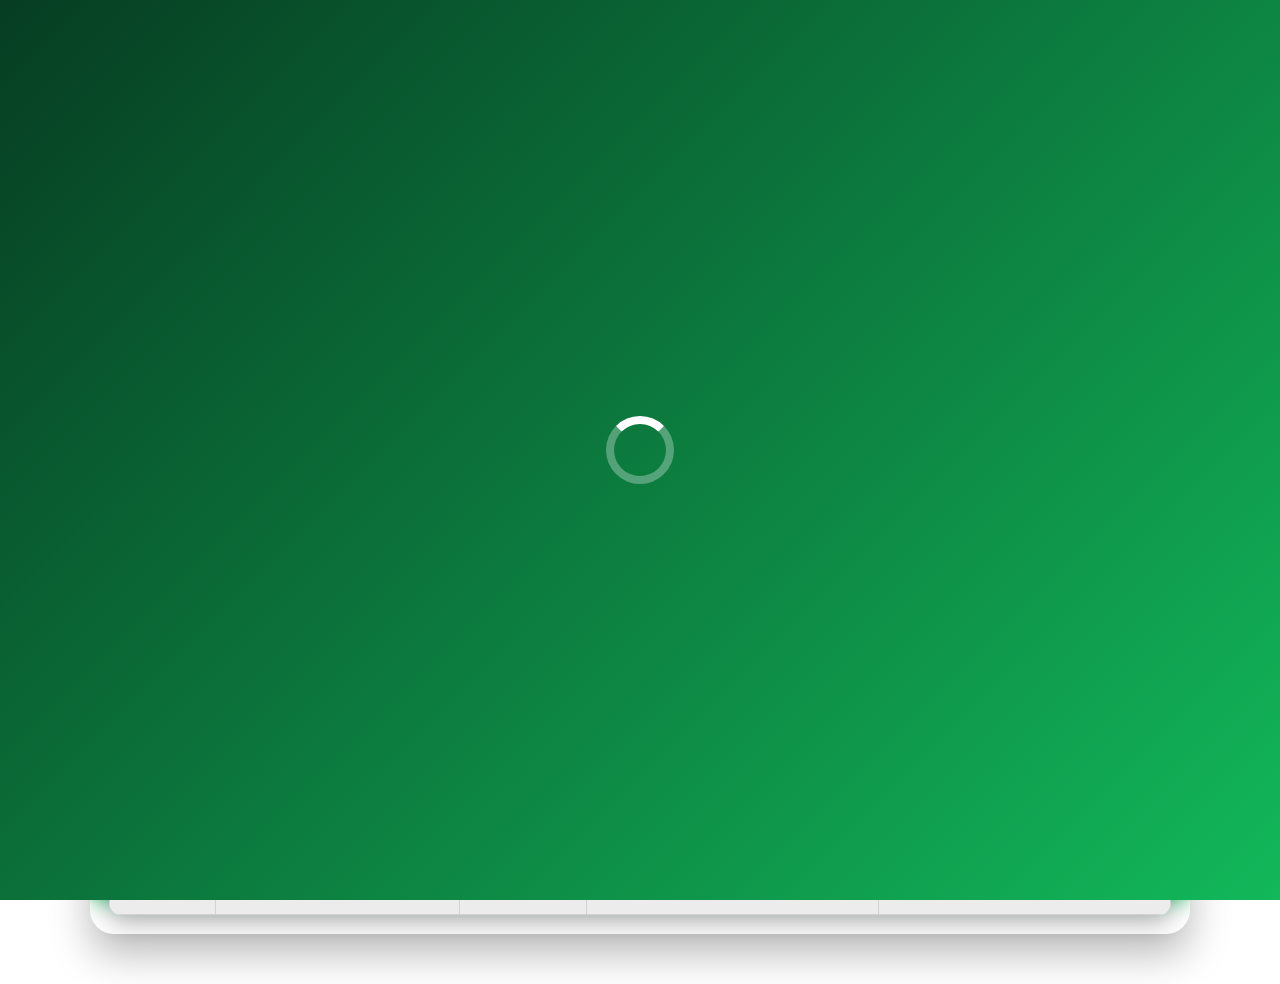
<file: Alles.html>
<!DOCTYPE html>
<html lang="de">
<head>
  <meta charset="UTF-8">
  <meta name="viewport" content="width=device-width, initial-scale=1.0">
  <title>WIG-WM – Finale Rangliste</title>

  <style>
    * {
      box-sizing: border-box;
    }

    :root {
      --gruen-dunkel: #063d22;
      --gruen-mittel: #087a3c;
      --gruen-hell: #12b85a;
      --rot: #e60000;
    }

    body {
      margin: 0;
      min-height: 100vh;
      padding: 34px 12px 50px;
      overflow-x: hidden;
      overflow-y: auto;

      font-family: Arial, sans-serif;
      text-align: center;
      color: white;

      background:
        radial-gradient(
          circle at 12% 10%,
          rgba(255, 255, 255, .13),
          transparent 28%
        ),
        radial-gradient(
          circle at 88% 85%,
          rgba(255, 255, 255, .10),
          transparent 32%
        ),
        linear-gradient(
          180deg,
          var(--gruen-dunkel),
          var(--gruen-mittel),
          var(--gruen-hell)
        );

      background-attachment: fixed;
    }

    #finalseite {
      width: min(1100px, 100%);
      margin: 0 auto;
      position: relative;
      z-index: 2;
    }

    /* =====================================================
       LOGO, SONNE UND BALL
       ===================================================== */

    #logo-container {
      position: relative;
      display: inline-block;
      margin-bottom: 10px;
    }

    #logo {
      position: relative;
      z-index: 2;
      display: block;

      width: 510px;
      max-width: 92vw;
      height: auto;
    }

    #ball-wrapper {
      position: absolute;
      left: 13.3%;
      top: 39%;
      z-index: 10;

      transform: translate(-50%, -50%);
      animation: flug 1.5s ease-out forwards;
    }

    #ball {
      display: block;
      width: 24px;
      height: 24px;

      animation: spinBall 15s linear infinite;
    }

    #sonne {
      position: absolute;
      right: 1px;
      top: 6px;
      z-index: 0;

      width: 65px;
      height: 45px;

      transform-origin: center;
      animation: drehen 20s linear infinite;
    }

    .strahl {
      position: absolute;
      left: 50%;
      top: 50%;

      width: 6px;
      height: 55px;

      background: linear-gradient(
        to top,
        rgba(255, 210, 0, 0),
        rgba(255, 230, 90, .9)
      );

      border-radius: 10px;
      filter: blur(1px);

      transform:
        translate(-50%, -100%)
        rotate(calc(var(--i) * 30deg));

      transform-origin: center bottom;
    }

    @keyframes drehen {
      from {
        transform: rotate(0deg);
      }

      to {
        transform: rotate(360deg);
      }
    }

    @keyframes spinBall {
      from {
        transform: rotate(0deg);
      }

      to {
        transform: rotate(360deg);
      }
    }

    @keyframes flug {
      from {
        transform:
          translate(-50%, -50%)
          translate(430px, 400px)
          scale(4);
      }

      to {
        transform:
          translate(-50%, -50%)
          translate(0, 0)
          scale(1);
      }
    }

    #ranglisten-titel {
      margin: 0 0 28px;

      font-size: clamp(25px, 4.5vw, 40px);
      font-weight: 900;

      text-shadow: 0 5px 18px rgba(0, 0, 0, .45);
      animation: titelEinblenden .8s ease both;
    }

    @keyframes titelEinblenden {
      from {
        opacity: 0;
        transform: translateY(-30px);
      }

      to {
        opacity: 1;
        transform: translateY(0);
      }
    }

    /* =====================================================
       PODEST
       ===================================================== */

    #podium {
      display: flex;
      justify-content: center;
      align-items: flex-end;
      gap: 22px;

      min-height: 410px;
      margin: 0 auto 42px;
    }

    .podium-player {
      display: flex;
      flex-direction: column;
      align-items: center;

      min-width: 0;
      opacity: 0;

      animation: podiumEinblenden .9s ease forwards;
    }

    .podium-player.first {
      animation-delay: .2s;
    }

    .podium-player.second {
      animation-delay: .45s;
    }

    .podium-player.third {
      animation-delay: .65s;
    }

    @keyframes podiumEinblenden {
      from {
        opacity: 0;
        transform: translateY(120px) scale(.78);
      }

      to {
        opacity: 1;
        transform: translateY(0) scale(1);
      }
    }

    .podium-medaille {
      margin-bottom: 5px;

      font-size: 46px;

      filter:
        drop-shadow(
          0 5px 8px rgba(0, 0, 0, .35)
        );
    }

    .podium-avatar {
      width: 112px;
      height: 112px;
      margin-bottom: 10px;
      overflow: hidden;

      border: 5px solid white;
      border-radius: 50%;
      background: white;

      box-shadow:
        0 12px 28px rgba(0, 0, 0, .4);
    }

    .first .podium-avatar {
      width: 145px;
      height: 145px;

      animation:
        siegerPuls
        4s
        ease-in-out
        1.4s
        infinite;
    }

    @keyframes siegerPuls {
      0%,
      100% {
        transform: scale(1);
      }

      50% {
        transform: scale(1.045);
      }
    }

    .podium-avatar img {
      width: 100%;
      height: 100%;
      display: block;

      object-fit: cover;
    }

    .podium-name {
      width: 190px;
      min-height: 28px;
      margin-bottom: 5px;

      overflow-wrap: anywhere;

      font-size: 19px;
      font-weight: 900;

      text-shadow:
        1px 2px 5px rgba(0, 0, 0, .55);
    }

    .podium-punkte {
      margin-bottom: 10px;

      font-size: 16px;
      font-weight: bold;

      text-shadow:
        1px 2px 5px rgba(0, 0, 0, .55);
    }

    .podium-block {
      position: relative;

      display: flex;
      justify-content: center;
      align-items: flex-start;

      overflow: hidden;

      width: 190px;
      padding-top: 24px;

      border-radius: 20px 20px 0 0;

      color: #222;

      font-size: 48px;
      font-weight: 900;

      box-shadow:
        0 20px 38px rgba(0, 0, 0, .34);
    }

    .first .podium-block {
      height: 250px;

      background:
        linear-gradient(
          #ffe66f,
          #d8a500
        );
    }

    .second .podium-block {
      height: 195px;

      background:
        linear-gradient(
          #f3f3f3,
          #9d9d9d
        );
    }

    .third .podium-block {
      height: 150px;

      color: white;

      background:
        linear-gradient(
          #d89055,
          #854417
        );
    }

    .first .podium-block::before {
      content: "";

      position: absolute;
      top: 0;
      left: -100%;

      width: 60%;
      height: 100%;

      background:
        linear-gradient(
          90deg,
          transparent,
          rgba(255, 255, 255, .78),
          transparent
        );

      animation:
        goldGlanz
        3s
        1.3s
        infinite;
    }

    @keyframes goldGlanz {
      0% {
        left: -100%;
      }

      50%,
      100% {
        left: 150%;
      }
    }

    /* =====================================================
       SUCHFELD UND STATUS
       ===================================================== */

    #suche-wrapper {
      display: flex;
      justify-content: flex-end;

      margin: 0 0 8px;
    }

    #suche {
      width: 235px;
      max-width: 64vw;
      height: 38px;

      padding: 7px 11px;

      border:
        1px solid rgba(255, 255, 255, .9);

      border-radius: 8px;
      outline: none;

      font-size: 14px;
      font-weight: bold;

      box-shadow:
        0 4px 12px rgba(0, 0, 0, .22);
    }

    #suche:focus {
      border-color: #004fa8;

      box-shadow:
        0 0 0 3px rgba(0, 79, 168, .18);
    }

    #ausgabe {
      min-height: 20px;
      margin-bottom: 6px;

      font-size: 14px;
      font-weight: bold;

      text-shadow:
        1px 1px 4px rgba(0, 0, 0, .8);
    }

    /* =====================================================
       RANGLISTENTABELLE
       ===================================================== */

    .ranking-card {
      padding: 18px;

      border:
        1px solid rgba(255, 255, 255, .22);

      border-radius: 24px;

      background:
        rgba(255, 255, 255, .13);

      backdrop-filter: blur(10px);

      box-shadow:
        0 20px 40px rgba(0, 0, 0, .27);
    }

    .ranking-card h2 {
      margin: 0 0 16px;

      font-size: 30px;
    }

    .table-shell {
      width: 100%;
      overflow: hidden;

      border-radius: 13px;

      background: white;

      box-shadow:
        0 8px 25px rgba(0, 0, 0, .3);
    }

    .rangliste-table {
      width: 100%;

      border-collapse: collapse;
      table-layout: fixed;
    }

    .col-platz {
      width: 10%;
    }

    .col-user {
      width: 23%;
    }

    .col-punkte {
      width: 12%;
    }

    .col-spiel {
      width: 27.5%;
    }

    .col-zusatz {
      width: 27.5%;
    }

    th,
    td {
      height: 62px;

      padding: 8px 5px;

      border: 1px solid #d2d2d2;

      color: #222;
      background: white;

      text-align: center;
      vertical-align: middle;

      font-size:
        clamp(13px, 1.8vw, 17px);

      font-weight: bold;
      line-height: 1.15;

      overflow-wrap: anywhere;
      word-break: break-word;
    }

    thead th {
      height: 82px;

      background: #ececec;

      font-size:
        clamp(12px, 1.6vw, 16px);
    }

    tbody tr {
      opacity: 0;

      animation:
        zeileEinblenden
        .45s
        ease
        forwards;
    }

    @keyframes zeileEinblenden {
      from {
        opacity: 0;
        transform: translateX(-28px);
      }

      to {
        opacity: 1;
        transform: translateX(0);
      }
    }

    tbody tr:hover td {
      background: #f2f8f5;
    }

    .platz-1 td {
      background: #fff1a8;
      font-weight: 900;
    }

    .platz-2 td {
      background: #ededed;
    }

    .platz-3 td {
      background: #f3d9c7;
    }

    .eigene-zeile td {
      outline: 2px solid #0066cc;
      outline-offset: -2px;
    }

    .spieler-zelle {
      display: flex;
      align-items: center;
      justify-content: flex-start;
      gap: 8px;

      text-align: left;
    }

    .tabellen-avatar {
      width: 38px;
      height: 38px;
      flex: 0 0 38px;

      overflow: hidden;

      border: 2px solid #fff;
      border-radius: 50%;

      background: #e6e6e6;

      box-shadow:
        0 2px 7px rgba(0, 0, 0, .23);
    }

    .tabellen-avatar img {
      width: 100%;
      height: 100%;
      display: block;

      object-fit: cover;
    }

    .spieler-name {
      min-width: 0;

      overflow-wrap: anywhere;
    }

    /* =====================================================
       PFEILE IN DEN TIPP-SPALTEN
       ===================================================== */

    .navigation-kopf {
      display: grid;

      grid-template-columns:
        30px
        minmax(0, 1fr)
        30px;

      align-items: center;

      gap: 4px;
    }

    .nav-button {
      width: 30px;
      height: 32px;

      padding: 0;

      border: none;
      border-radius: 6px;

      background: var(--rot);
      color: white;

      font-size: 17px;
      font-weight: bold;

      cursor: pointer;
    }

    .nav-button:hover {
      background: #b90000;
    }

    .kopf-titel,
    .kopf-ergebnis {
      display: block;

      overflow-wrap: anywhere;

      line-height: 1.1;
    }

    .kopf-ergebnis {
      margin-top: 4px;

      color: #555;

      font-size: .86em;
    }

    .tipp-punkte {
      margin-left: 3px;

      color: var(--rot);

      font-size: .72em;
      vertical-align: super;
    }

    .tipp-punkte.offen {
      color: #666;

      font-size: .65em;
    }

    .keine-treffer td {
      height: 70px;

      color: #555;
    }

    /* =====================================================
       KONFETTI UND LADEBILDSCHIRM
       ===================================================== */

    .confetti {
      position: fixed;
      top: -30px;
      z-index: 20;

      width: 10px;
      height: 18px;

      opacity: .9;

      pointer-events: none;

      animation:
        confettiFall
        linear
        forwards;
    }

    @keyframes confettiFall {
      from {
        transform:
          translateY(-50px)
          rotate(0deg);
      }

      to {
        transform:
          translateY(110vh)
          rotate(720deg);
      }
    }

    #loading {
      position: fixed;
      inset: 0;
      z-index: 9999;

      display: flex;
      align-items: center;
      justify-content: center;

      background:
        linear-gradient(
          135deg,
          var(--gruen-dunkel),
          var(--gruen-hell)
        );

      transition: opacity .55s;
    }

    #loading span {
      width: 68px;
      height: 68px;

      border:
        8px solid rgba(255, 255, 255, .3);

      border-top-color: white;
      border-radius: 50%;

      animation:
        ladeDrehung
        1s
        linear
        infinite;
    }

    @keyframes ladeDrehung {
      to {
        transform: rotate(360deg);
      }
    }

    /* =====================================================
       HANDY
       ===================================================== */

    @media (max-width: 700px) {
      body {
        padding: 20px 5px 30px;

        background-attachment: scroll;
      }

      #ranglisten-titel {
        margin-bottom: 20px;

        font-size: 25px;
      }

      #podium {
        gap: 7px;

        min-height: 295px;
        margin-bottom: 28px;
      }

      .podium-medaille {
        font-size: 32px;
      }

      .podium-avatar {
        width: 68px;
        height: 68px;

        border-width: 3px;
      }

      .first .podium-avatar {
        width: 88px;
        height: 88px;
      }

      .podium-name {
        width: 104px;
        min-height: 24px;

        font-size: 13px;
      }

      .podium-punkte {
        font-size: 12px;
      }

      .podium-block {
        width: 104px;

        padding-top: 17px;

        border-radius: 14px 14px 0 0;

        font-size: 32px;
      }

      .first .podium-block {
        height: 175px;
      }

      .second .podium-block {
        height: 135px;
      }

      .third .podium-block {
        height: 102px;
      }

      .ranking-card {
        padding: 8px 4px 5px;

        border-radius: 12px;
      }

      .ranking-card h2 {
        margin: 8px 0 12px;

        font-size: 23px;
      }

      #suche-wrapper {
        justify-content: center;
      }

      #suche {
        width: 178px;
        height: 33px;

        font-size: 12px;
      }

      .table-shell {
        border-radius: 8px;
      }

      th,
      td {
        height: 53px;

        padding: 4px 2px;

        font-size: 10.5px;
      }

      thead th {
        height: 73px;

        font-size: 9.5px;
      }

      .col-platz {
        width: 9%;
      }

      .col-user {
        width: 23%;
      }

      .col-punkte {
        width: 11%;
      }

      .col-spiel {
        width: 28.5%;
      }

      .col-zusatz {
        width: 28.5%;
      }

      .spieler-zelle {
        gap: 3px;
      }

      .tabellen-avatar {
        width: 25px;
        height: 25px;
        flex-basis: 25px;

        border-width: 1px;
      }

      .navigation-kopf {
        grid-template-columns:
          21px
          minmax(0, 1fr)
          21px;

        gap: 2px;
      }

      .nav-button {
        width: 21px;
        height: 27px;

        font-size: 13px;
      }

      .kopf-ergebnis {
        margin-top: 3px;

        font-size: 8.5px;
      }

      .tipp-punkte {
        margin-left: 1px;
      }
    }

    @media (max-width: 390px) {
      .podium-block,
      .podium-name {
        width: 96px;
      }

      th,
      td {
        padding: 3px 1px;

        font-size: 9.5px;
      }

      thead th {
        font-size: 8.5px;
      }

      .navigation-kopf {
        grid-template-columns:
          18px
          minmax(0, 1fr)
          18px;
      }

      .nav-button {
        width: 18px;
        height: 24px;

        font-size: 11px;
      }

      .tabellen-avatar {
        width: 22px;
        height: 22px;
        flex-basis: 22px;
      }
    }
  </style>
</head>

<body>

  <div id="loading">
    <span></span>
  </div>

  <main id="finalseite">

    <div id="logo-container">

      <div id="sonne">

        <div
          class="strahl"
          style="--i:0"
        ></div>

        <div
          class="strahl"
          style="--i:1"
        ></div>

        <div
          class="strahl"
          style="--i:2"
        ></div>

        <div
          class="strahl"
          style="--i:3"
        ></div>

        <div
          class="strahl"
          style="--i:4"
        ></div>

        <div
          class="strahl"
          style="--i:5"
        ></div>

        <div
          class="strahl"
          style="--i:6"
        ></div>

        <div
          class="strahl"
          style="--i:7"
        ></div>

        <div
          class="strahl"
          style="--i:8"
        ></div>

        <div
          class="strahl"
          style="--i:9"
        ></div>

        <div
          class="strahl"
          style="--i:10"
        ></div>

        <div
          class="strahl"
          style="--i:11"
        ></div>

      </div>

      <img
        id="logo"
        src="logo mit pokal.png"
        alt="Logo"
      >

      <span id="ball-wrapper">

        <img
          id="ball"
          src="fussball_ohne_schatten.png"
          alt="Ball"
        >

      </span>

    </div>

    <h1 id="ranglisten-titel">
      🏆 Finale Rangliste
    </h1>

    <section
      id="podium"
      aria-label="Siegerpodest"
    ></section>

    <section class="ranking-card">

      <h2>
        Rangliste
      </h2>

      <div id="suche-wrapper">

        <input
          id="suche"
          type="text"
          placeholder="Spieler suchen …"
          autocomplete="off"
        >

      </div>

      <div
        id="ausgabe"
        aria-live="polite"
      ></div>

      <div class="table-shell">

        <table class="rangliste-table">

          <colgroup>

            <col class="col-platz">

            <col class="col-user">

            <col class="col-punkte">

            <col class="col-spiel">

            <col class="col-zusatz">

          </colgroup>

          <thead>

            <tr>

              <th>
                Platz
              </th>

              <th>
                Spieler
              </th>

              <th>
                Punkte
              </th>

              <th>

                <div class="navigation-kopf">

                  <button
                    id="spielZurueck"
                    class="nav-button"
                    type="button"
                    aria-label="Vorheriges Spiel"
                  >
                    ←
                  </button>

                  <span>

                    <span
                      id="spielTitel"
                      class="kopf-titel"
                    >
                      Spiel
                    </span>

                    <span
                      id="spielErgebnis"
                      class="kopf-ergebnis"
                    >
                      –
                    </span>

                  </span>

                  <button
                    id="spielWeiter"
                    class="nav-button"
                    type="button"
                    aria-label="Nächstes Spiel"
                  >
                    →
                  </button>

                </div>

              </th>

              <th>

                <div class="navigation-kopf">

                  <button
                    id="zusatzZurueck"
                    class="nav-button"
                    type="button"
                    aria-label="Vorheriger Zusatztipp"
                  >
                    ←
                  </button>

                  <span>

                    <span
                      id="zusatzTitel"
                      class="kopf-titel"
                    >
                      Weltmeister
                    </span>

                    <span
                      id="zusatzErgebnis"
                      class="kopf-ergebnis"
                    >
                      Ergebnis offen
                    </span>

                  </span>

                  <button
                    id="zusatzWeiter"
                    class="nav-button"
                    type="button"
                    aria-label="Nächster Zusatztipp"
                  >
                    →
                  </button>

                </div>

              </th>

            </tr>

          </thead>

          <tbody id="ranglisteBody"></tbody>

        </table>

      </div>

    </section>

  </main>

  <script type="module">

    import {
      createClient
    } from "https://esm.sh/@supabase/supabase-js@2";


    const supabase =
      createClient(

        "https://kmhwwdsuzphkpfupkynf.supabase.co",

        "sb_publishable_7ih4VSPUkXVfHkBa7lrDCA_mO_d0pW1"

      );


    /* =====================================================
       OFFIZIELLE ZUSATZTIPP-ERGEBNISSE
       ===================================================== */

    const OFFIZIELLE_ERGEBNISSE = {

      weltmeister:
        "Spanien",

      vizeweltmeister:
        "Argentinien",

      besterspieler:
        "Rodri"

    };


    const PUNKTE = {

      exakt: 4,

      differenz: 3,

      sieger: 2,

      unentschieden: 2,

      zusatz: 3

    };


    const ZUSATZ_KATEGORIEN = [

      {
        key: "weltmeister",
        titel: "Weltmeister"
      },

      {
        key: "vizeweltmeister",
        titel: "Vizeweltmeister"
      },

      {
        key: "besterspieler",
        titel: "Bester Spieler"
      }

    ];


    let currentUserId = null;

    let spiele = [];

    let users = [];

    let tipps = [];

    let zusatztipps = [];

    let rangliste = [];

    let spielIndex = 0;

    let zusatzIndex = 0;


    /* =====================================================
       DATEN LADEN
       ===================================================== */

    async function ladeAlle(
      tabelle,
      spalten = "*",
      sortierung = null
    ) {

      const ergebnis = [];

      let start = 0;


      while (true) {

        let query = supabase

          .from(tabelle)

          .select(spalten)

          .range(
            start,
            start + 999
          );


        if (sortierung) {

          query = query.order(

            sortierung,

            {
              ascending: true
            }

          );

        }


        const {
          data,
          error
        } = await query;


        if (error) {

          throw new Error(

            `${tabelle}: ${error.message}`

          );

        }


        ergebnis.push(

          ...(data || [])

        );


        if (
          !data
          ||
          data.length < 1000
        ) {

          break;

        }


        start += 1000;

      }


      return ergebnis;

    }


    async function datenLaden() {

      [
        spiele,
        users,
        tipps,
        zusatztipps
      ] = await Promise.all([

        ladeAlle(
          "spiele",
          "*",
          "id"
        ),

        ladeAlle(
          "users_public",
          "user_ID,username,avatar"
        ),

        ladeAlle(
          "tipps"
        ),

        ladeAlle(
          "zusatztipps"
        )

      ]);

    }


    async function userErmitteln() {

      const {
        data
      } = await supabase.auth.getSession();


      currentUserId =
        data?.session?.user?.id
        ||
        null;

    }


    /* =====================================================
       TEXTE UND NAMEN VERGLEICHEN
       ===================================================== */

    function normalisieren(text) {

      return String(text || "")

        .normalize("NFD")

        .replace(
          /[\u0300-\u036f]/g,
          ""
        )

        .replace(
          /ß/g,
          "ss"
        )

        .toLowerCase()

        .replace(
          /[^a-z0-9 ]/g,
          " "
        )

        .replace(
          /\s+/g,
          " "
        )

        .trim();

    }


    function abstand(
      a,
      b
    ) {

      const zeile = Array.from(

        {
          length:
            b.length + 1
        },

        (_, i) => i

      );


      for (
        let i = 1;
        i <= a.length;
        i++
      ) {

        let vorher =
          zeile[0];


        zeile[0] = i;


        for (
          let j = 1;
          j <= b.length;
          j++
        ) {

          const alt =
            zeile[j];


          zeile[j] = Math.min(

            zeile[j] + 1,

            zeile[j - 1] + 1,

            vorher
            +
            (
              a[i - 1]
              ===
              b[j - 1]

                ? 0

                : 1
            )

          );


          vorher = alt;

        }

      }


      return zeile[b.length];

    }


    function spielernameStimmt(
      tipp,
      ergebnis
    ) {

      const a =
        normalisieren(tipp);


      const b =
        normalisieren(ergebnis);


      if (
        !a
        ||
        !b
      ) {

        return false;

      }


      const kompaktA =
        a.replaceAll(
          " ",
          ""
        );


      const kompaktB =
        b.replaceAll(
          " ",
          ""
        );


      if (
        kompaktA
        ===
        kompaktB
      ) {

        return true;

      }


      if (

        Math.min(
          kompaktA.length,
          kompaktB.length
        ) >= 5

        &&

        (
          kompaktA.includes(
            kompaktB
          )

          ||

          kompaktB.includes(
            kompaktA
          )
        )

      ) {

        return true;

      }


      const woerterA =
        a
          .split(" ")
          .filter(

            wort =>
              wort.length >= 4

          );


      const woerterB =
        b
          .split(" ")
          .filter(

            wort =>
              wort.length >= 4

          );


      return woerterA.some(

        wortA =>

          woerterB.some(

            wortB => {

              const erlaubteFehler =

                Math.max(
                  wortA.length,
                  wortB.length
                ) >= 8

                  ? 2

                  : 1;


              return abstand(

                wortA,

                wortB

              ) <= erlaubteFehler;

            }

          )

      );

    }


    /* =====================================================
       SPIELPUNKTE
       ===================================================== */

    function holeSpiel(spielId) {

      return spiele.find(

        spiel =>

          String(spiel.id)
          ===
          String(spielId)

      );

    }


    function spielIstFertig(spiel) {

      return Boolean(

        spiel?.["Spiel_fertig?"]

      );

    }


    function spielpunkte(
      spielId,
      tippA,
      tippB
    ) {

      const spiel =
        holeSpiel(spielId);


      if (
        !spielIstFertig(spiel)
      ) {

        return 0;

      }


      if (
        spiel.tore_team_a == null
        ||
        spiel.tore_team_b == null
      ) {

        return 0;

      }


      const a =
        Number(tippA);


      const b =
        Number(tippB);


      const echtA =
        Number(
          spiel.tore_team_a
        );


      const echtB =
        Number(
          spiel.tore_team_b
        );


      if (

        ![
          a,
          b,
          echtA,
          echtB
        ].every(
          Number.isFinite
        )

      ) {

        return 0;

      }


      const echteDifferenz =
        echtA - echtB;


      const tippDifferenz =
        a - b;


      if (
        a === echtA
        &&
        b === echtB
      ) {

        return PUNKTE.exakt;

      }


      if (

        echteDifferenz
        ===
        tippDifferenz

        &&

        echteDifferenz !== 0

      ) {

        return PUNKTE.differenz;

      }


      if (

        echteDifferenz === 0

        &&

        tippDifferenz === 0

      ) {

        return PUNKTE.unentschieden;

      }


      if (

        Math.sign(
          echteDifferenz
        )

        ===

        Math.sign(
          tippDifferenz
        )

      ) {

        return PUNKTE.sieger;

      }


      return 0;

    }


    /* =====================================================
       ZUSATZTIPPS
       ===================================================== */

    function zusatzDatensatz(userId) {

      return zusatztipps.find(

        tipp =>

          String(tipp.user_ID)
          ===
          String(userId)

      );

    }


    function zusatzWert(
      userId,
      kategorie
    ) {

      const tipp =
        zusatzDatensatz(userId);


      if (!tipp) {

        return "";

      }


      if (
        kategorie
        ===
        "weltmeister"
      ) {

        return (

          tipp.weltmeister

          ||

          ""

        );

      }


      if (
        kategorie
        ===
        "besterspieler"
      ) {

        return (

          tipp.besterspieler

          ||

          tipp.bester_spieler

          ||

          ""

        );

      }


      return (

        tipp.vizeweltmeister

        ||

        tipp.viezeweltmeister

        ||

        tipp.vize_weltmeister

        ||

        ""

      );

    }


    function zusatzpunkte(
      userId,
      kategorie
    ) {

      const tipp =
        zusatzWert(

          userId,

          kategorie

        );


      const ergebnis =
        OFFIZIELLE_ERGEBNISSE[
          kategorie
        ];


      if (
        !normalisieren(ergebnis)
      ) {

        return 0;

      }


      const stimmt =

        kategorie
        ===
        "besterspieler"

          ? spielernameStimmt(

              tipp,

              ergebnis

            )

          : normalisieren(tipp)
            ===
            normalisieren(ergebnis);


      return stimmt

        ? PUNKTE.zusatz

        : 0;

    }


    /* =====================================================
       GESAMTPUNKTE UND RANGLISTE
       ===================================================== */

    function gesamtpunkte(userId) {

      const punkteAusSpielen = tipps

        .filter(

          tipp =>

            String(tipp.tipper_ID)

            ===

            String(userId)

        )

        .reduce(

          (
            summe,
            tipp
          ) =>

            summe

            +

            spielpunkte(

              tipp.spiel_ID,

              tipp.tore_team_a,

              tipp.tore_team_b

            ),

          0

        );


      const punkteAusZusatz =
        ZUSATZ_KATEGORIEN.reduce(

          (
            summe,
            kategorie
          ) =>

            summe

            +

            zusatzpunkte(

              userId,

              kategorie.key

            ),

          0

        );


      return (

        punkteAusSpielen

        +

        punkteAusZusatz

      );

    }


    function ranglisteBerechnen() {

      rangliste = users.map(

        user => ({

          user_ID:
            user.user_ID,

          username:
            user.username
            ||
            "Unbekannt",

          avatar:
            user.avatar
            ||
            "",

          punkte:
            gesamtpunkte(
              user.user_ID
            )

        })

      );


      rangliste.sort(

        (
          a,
          b
        ) =>

          b.punkte
          -
          a.punkte

          ||

          a.username.localeCompare(

            b.username,

            "de"

          )

      );


      let rang = 1;

      let letztePunkte = null;


      rangliste.forEach(

        (
          eintrag,
          index
        ) => {

          if (

            letztePunkte !== null

            &&

            eintrag.punkte
            <
            letztePunkte

          ) {

            rang =
              index + 1;

          }


          eintrag.rang =
            rang;


          letztePunkte =
            eintrag.punkte;

        }

      );

    }


    function formatPlatz(rang) {

      if (
        rang === 1
      ) {

        return "🥇 1";

      }


      if (
        rang === 2
      ) {

        return "🥈 2";

      }


      if (
        rang === 3
      ) {

        return "🥉 3";

      }


      return String(rang);

    }
/* =====================================================
   AVATARE
   ===================================================== */

function avatarQuelle(avatar) {

  const wert =
    String(avatar || "")
      .trim();


  if (!wert) {

    return "avatare/default.png";

  }


  if (

    wert.startsWith("http://")

    ||

    wert.startsWith("https://")

    ||

    wert.startsWith("data:")

    ||

    wert.startsWith("blob:")

    ||

    wert.startsWith("/")

    ||

    wert.startsWith("./")

    ||

    wert.startsWith("../")

    ||

    wert.startsWith("avatare/")

  ) {

    return wert;

  }


  return `avatare/${wert}`;

}


function avatarBild(
  eintrag,
  cssKlasse = ""
) {

  const img =
    document.createElement(
      "img"
    );


  img.alt =
    `Avatar von ${eintrag.username}`;


  img.src =
    avatarQuelle(
      eintrag.avatar
    );


  if (cssKlasse) {

    img.className =
      cssKlasse;

  }


  img.addEventListener(

    "error",

    () => {

      img.onerror = null;

      img.src =
        "avatare/default.png";

    },

    {
      once: true
    }

  );


  return img;

}

    /* =====================================================
       PODEST
       ===================================================== */

async function podiumRendern() {

  const { data, error } = await supabase
    .from("rangliste")
    .select("rang, username, bild")
    .order("rang", { ascending: true })
    .limit(3);

  if (error) {
    console.error("Fehler beim Laden des Podiums:", error);
    return;
  }

  const podium =
    document.getElementById("podium");

  podium.innerHTML = "";

  const reihenfolge = [
    {
      eintrag: data.find(e => e.rang === 2),
      klasse: "second",
      position: 2,
      medaille: "🥈"
    },
    {
      eintrag: data.find(e => e.rang === 1),
      klasse: "first",
      position: 1,
      medaille: "🥇"
    },
    {
      eintrag: data.find(e => e.rang === 3),
      klasse: "third",
      position: 3,
      medaille: "🥉"
    }
  ];

  reihenfolge.forEach(
    ({
      eintrag,
      klasse,
      position,
      medaille
    }) => {

      if (!eintrag) return;

      const spieler =
        document.createElement("article");

      spieler.className =
        `podium-player ${klasse}`;

      const medailleElement =
        document.createElement("div");

      medailleElement.className =
        "podium-medaille";

      medailleElement.textContent =
        medaille;

      const avatar =
        document.createElement("div");

      avatar.className =
        "podium-avatar";

      const img = document.createElement("img");

img.src = `avatare/${eintrag.bild || "default.png"}`;

img.alt = `Avatar von ${eintrag.username}`;

img.onerror = () => {
  img.onerror = null;
  img.src = "avatare/default.png";
};

avatar.appendChild(img);

      const name =
        document.createElement("div");

      name.className =
        "podium-name";

      name.textContent =
        eintrag.username;

      const block =
        document.createElement("div");

      block.className =
        "podium-block";

      block.textContent =
        position;

      spieler.append(
        medailleElement,
        avatar,
        name,
        block
      );

      podium.appendChild(spieler);

    }
  );

}


    /* =====================================================
       SPIEL- UND ZUSATZTIPP-NAVIGATION
       ===================================================== */

    function startspielSetzen() {

      const letzterFertigerIndex =
        spiele.reduce(

          (
            letzter,
            spiel,
            index
          ) =>

            spielIstFertig(spiel)

              ? index

              : letzter,

          -1

        );


      spielIndex =

        letzterFertigerIndex >= 0

          ? letzterFertigerIndex

          : 0;

    }


    function spielWechseln(richtung) {

      if (!spiele.length) {

        return;

      }


      spielIndex = (

        spielIndex

        +

        richtung

        +

        spiele.length

      ) % spiele.length;


      tabelleRendern();

    }


    function zusatzWechseln(richtung) {

      zusatzIndex = (

        zusatzIndex

        +

        richtung

        +

        ZUSATZ_KATEGORIEN.length

      ) % ZUSATZ_KATEGORIEN.length;


      tabelleRendern();

    }


    /* =====================================================
       TABELLENKOPF
       ===================================================== */

    function kopfAktualisieren() {

      const spiel =
        spiele[spielIndex];


      const kategorie =
        ZUSATZ_KATEGORIEN[
          zusatzIndex
        ];


      const zusatzErgebnis =
        OFFIZIELLE_ERGEBNISSE[
          kategorie.key
        ];


      document
        .getElementById(
          "spielTitel"
        )
        .textContent = spiel

          ? (

              spiel.name

              ||

              `${spiel.team_a || "?"} - ${spiel.team_b || "?"}`

            )

          : "Keine Spiele";


      document
        .getElementById(
          "spielErgebnis"
        )
        .textContent =
          spielIstFertig(spiel)

            ? `${spiel.tore_team_a} : ${spiel.tore_team_b}`

            : "Ergebnis offen";


      document
        .getElementById(
          "zusatzTitel"
        )
        .textContent =
          kategorie.titel;


      document
        .getElementById(
          "zusatzErgebnis"
        )
        .textContent =
          normalisieren(
            zusatzErgebnis
          )

            ? `Ergebnis: ${zusatzErgebnis}`

            : "Ergebnis offen";

    }


    /* =====================================================
       TABELLENZELLEN
       ===================================================== */

    function wertMitPunkten(
      zelle,
      wert,
      punkte,
      offen = false
    ) {

      zelle.textContent =
        wert
        ||
        "–";


      const hochgestellt =
        document.createElement(
          "sup"
        );


      hochgestellt.className =
        `tipp-punkte${offen ? " offen" : ""}`;


      hochgestellt.textContent =

        offen

          ? "offen"

          : punkte;


      zelle.appendChild(
        hochgestellt
      );

    }


    function spielTipp(userId) {

      const spiel =
        spiele[spielIndex];


      if (
        !spielIstFertig(spiel)
      ) {

        return {

          wert:
            "– : –",

          punkte:
            0,

          offen:
            true

        };

      }


      const tipp =
        tipps.find(

          eintrag =>

            String(
              eintrag.tipper_ID
            )

            ===

            String(userId)

            &&

            String(
              eintrag.spiel_ID
            )

            ===

            String(spiel.id)

        );


      if (!tipp) {

        return {

          wert:
            "– : –",

          punkte:
            0,

          offen:
            false

        };

      }


      return {

        wert:
          `${tipp.tore_team_a} : ${tipp.tore_team_b}`,

        punkte:
          spielpunkte(

            spiel.id,

            tipp.tore_team_a,

            tipp.tore_team_b

          ),

        offen:
          false

      };

    }


    function zusatzTipp(userId) {

      const kategorie =
        ZUSATZ_KATEGORIEN[
          zusatzIndex
        ];


      const ergebnisIstOffen =

        !normalisieren(

          OFFIZIELLE_ERGEBNISSE[
            kategorie.key
          ]

        );


      return {

        wert:

          zusatzWert(

            userId,

            kategorie.key

          )

          ||

          "",

        punkte:

          ergebnisIstOffen

            ? 0

            : zusatzpunkte(

                userId,

                kategorie.key

              ),

        offen:
          ergebnisIstOffen

      };

    }


    /* =====================================================
       TABELLENZEILEN
       ===================================================== */

    function zeileRendern(
      tbody,
      eintrag,
      index
    ) {

      const zeile =
        tbody.insertRow();


      zeile.style.animationDelay =
        `${index * .05}s`;


      if (
        eintrag.rang <= 3
      ) {

        zeile.classList.add(

          `platz-${eintrag.rang}`

        );

      }


      if (

        String(eintrag.user_ID)

        ===

        String(currentUserId)

      ) {

        zeile.classList.add(
          "eigene-zeile"
        );

      }


      zeile
        .insertCell()
        .textContent =
          formatPlatz(
            eintrag.rang
          );


      const spielerZelle =
        zeile.insertCell();


      const spielerInhalt =
        document.createElement(
          "div"
        );


      spielerInhalt.className =
        "spieler-zelle";


      const avatar =
        document.createElement(
          "div"
        );


      avatar.className =
        "tabellen-avatar";


      avatar.appendChild(

        avatarBild(eintrag)

      );


      const name =
        document.createElement(
          "span"
        );


      name.className =
        "spieler-name";


      name.textContent =
        eintrag.username;


      spielerInhalt.append(

        avatar,

        name

      );


      spielerZelle.appendChild(
        spielerInhalt
      );


      zeile
        .insertCell()
        .textContent =
          eintrag.punkte;


      const spielDaten =
        spielTipp(
          eintrag.user_ID
        );


      wertMitPunkten(

        zeile.insertCell(),

        spielDaten.wert,

        spielDaten.punkte,

        spielDaten.offen

      );


      const zusatzDaten =
        zusatzTipp(
          eintrag.user_ID
        );


      wertMitPunkten(

        zeile.insertCell(),

        zusatzDaten.wert,

        zusatzDaten.punkte,

        zusatzDaten.offen

      );

    }


    function sichtbareSpieler() {

      const suche =
        normalisieren(

          document
            .getElementById(
              "suche"
            )
            .value

        );


      if (!suche) {

        return rangliste.slice(
          0,
          rangliste.length
        );

      }


      return rangliste.filter(

        eintrag =>

          normalisieren(

            eintrag.username

          ).includes(
            suche
          )

      );

    }


    function tabelleRendern() {

      kopfAktualisieren();


      const tbody =
        document.getElementById(
          "ranglisteBody"
        );


      const eintraege =
        sichtbareSpieler();


      tbody.innerHTML = "";


      if (
        !eintraege.length
      ) {

        const zeile =
          tbody.insertRow();


        zeile.className =
          "keine-treffer";


        const zelle =
          zeile.insertCell();


        zelle.colSpan = 5;


        zelle.textContent =
          "Kein Spieler gefunden.";


        return;

      }


      eintraege.forEach(

        (
          eintrag,
          index
        ) =>

          zeileRendern(

            tbody,

            eintrag,

            index

          )

      );

    }


    /* =====================================================
       KONFETTI
       ===================================================== */

    function konfettiStarten() {

      const farben = [

        "#ffd700",

        "#ffffff",

        "#00ff7f",

        "#ff5252",

        "#4dabff"

      ];


      for (
        let i = 0;
        i < 120;
        i++
      ) {

        const teil =
          document.createElement(
            "div"
          );


        teil.className =
          "confetti";


        teil.style.left =
          `${Math.random() * 100}vw`;


        teil.style.background =

          farben[

            Math.floor(

              Math.random()
              *
              farben.length

            )

          ];


        teil.style.animationDuration =

          `${3 + Math.random() * 5}s`;


        teil.style.animationDelay =

          `${Math.random() * 2.5}s`;


        document.body.appendChild(
          teil
        );


        window.setTimeout(

          () => teil.remove(),

          9000

        );

      }

    }


    function loadingAusblenden() {

      const loading =
        document.getElementById(
          "loading"
        );


      if (!loading) {

        return;

      }


      loading.style.opacity =
        "0";


      window.setTimeout(

        () => loading.remove(),

        600

      );

    }


    /* =====================================================
       SEITE STARTEN
       ===================================================== */

    async function initialisieren() {

      const ausgabe =
        document.getElementById(
          "ausgabe"
        );


      ausgabe.textContent =
        "Rangliste wird geladen …";


      try {

        await userErmitteln();

        await datenLaden();


        startspielSetzen();

        ranglisteBerechnen();

        await podiumRendern();

        tabelleRendern();


        ausgabe.textContent =
          "";


        loadingAusblenden();


        window.setTimeout(

          konfettiStarten,

          450

        );

      } catch (error) {

        console.error(error);


        ausgabe.textContent =

          `Fehler beim Laden: ${error.message}`;


        loadingAusblenden();

      }

    }


    document
      .getElementById(
        "suche"
      )
      .addEventListener(

        "input",

        tabelleRendern

      );


    document
      .getElementById(
        "spielZurueck"
      )
      .addEventListener(

        "click",

        () => spielWechseln(-1)

      );


    document
      .getElementById(
        "spielWeiter"
      )
      .addEventListener(

        "click",

        () => spielWechseln(1)

      );


    document
      .getElementById(
        "zusatzZurueck"
      )
      .addEventListener(

        "click",

        () => zusatzWechseln(-1)

      );


    document
      .getElementById(
        "zusatzWeiter"
      )
      .addEventListener(

        "click",

        () => zusatzWechseln(1)

      );


    initialisieren();

  </script>

</body>
</html>
</file>
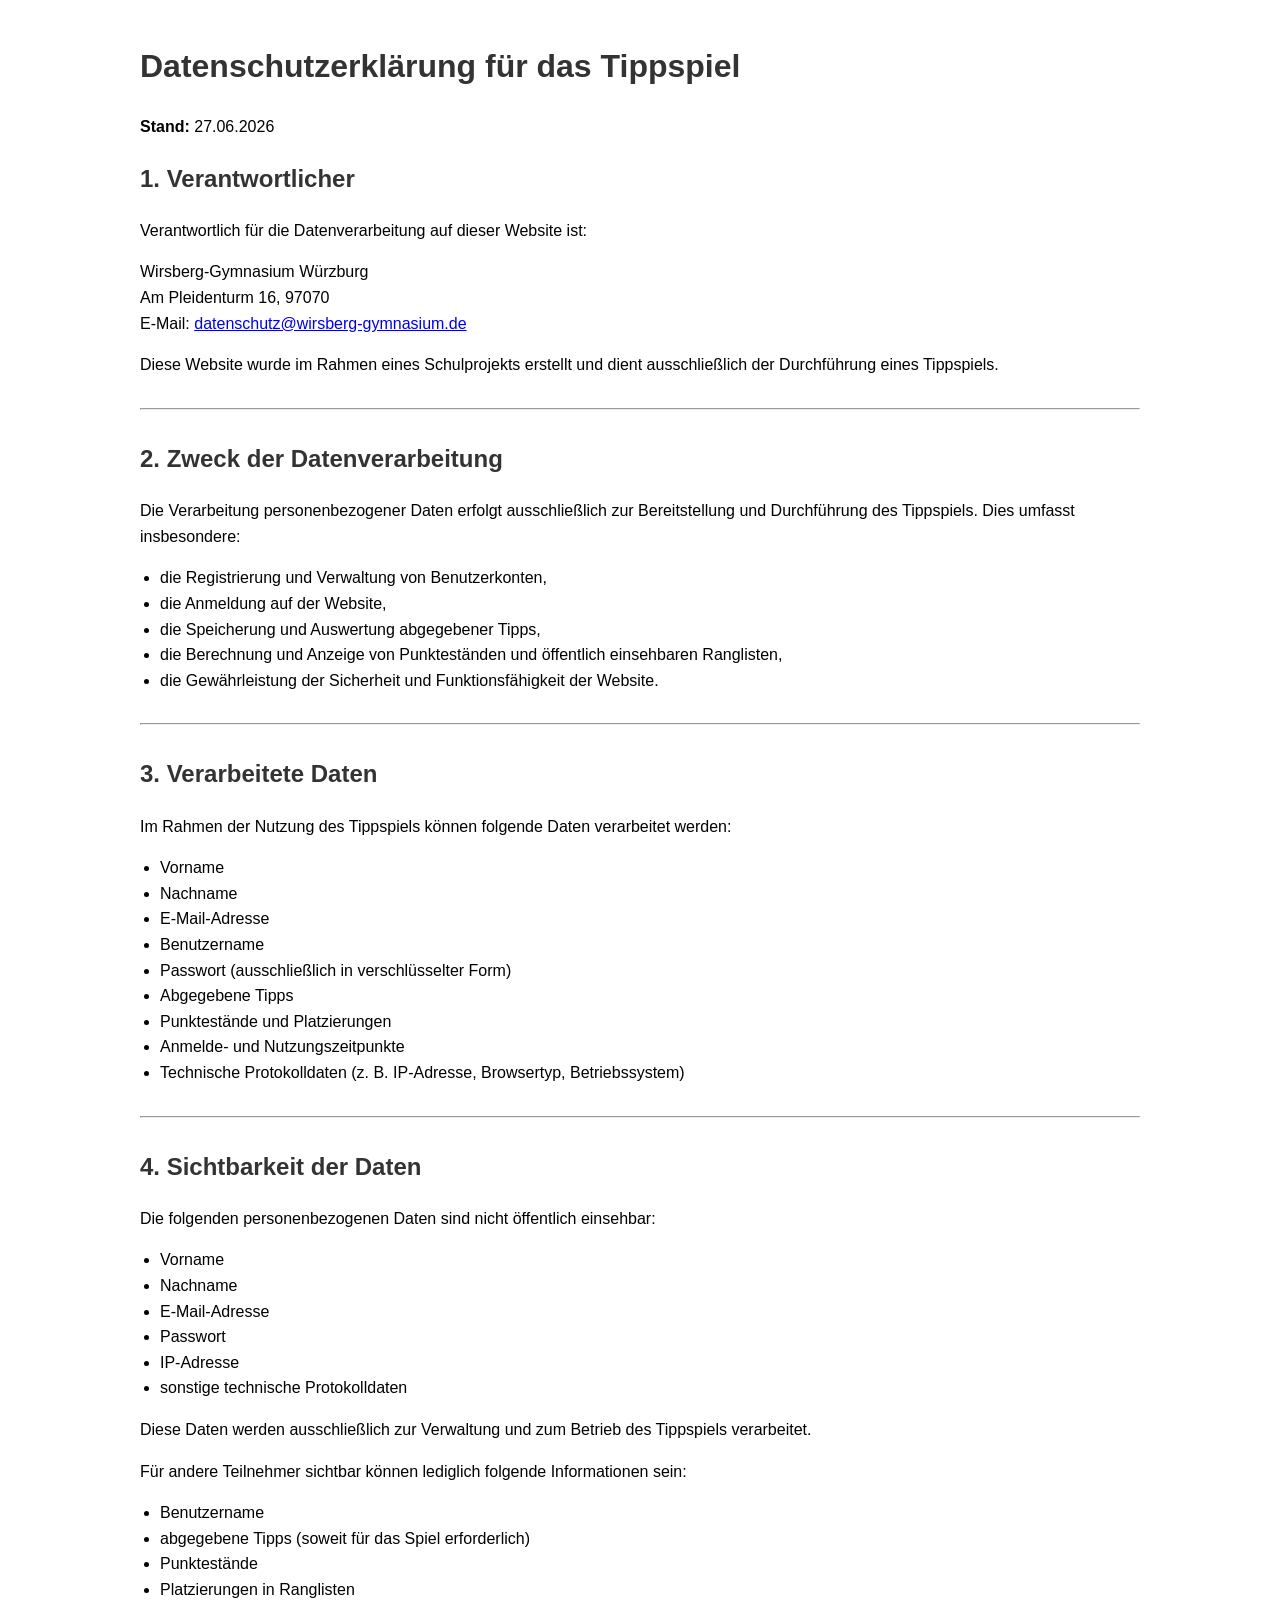
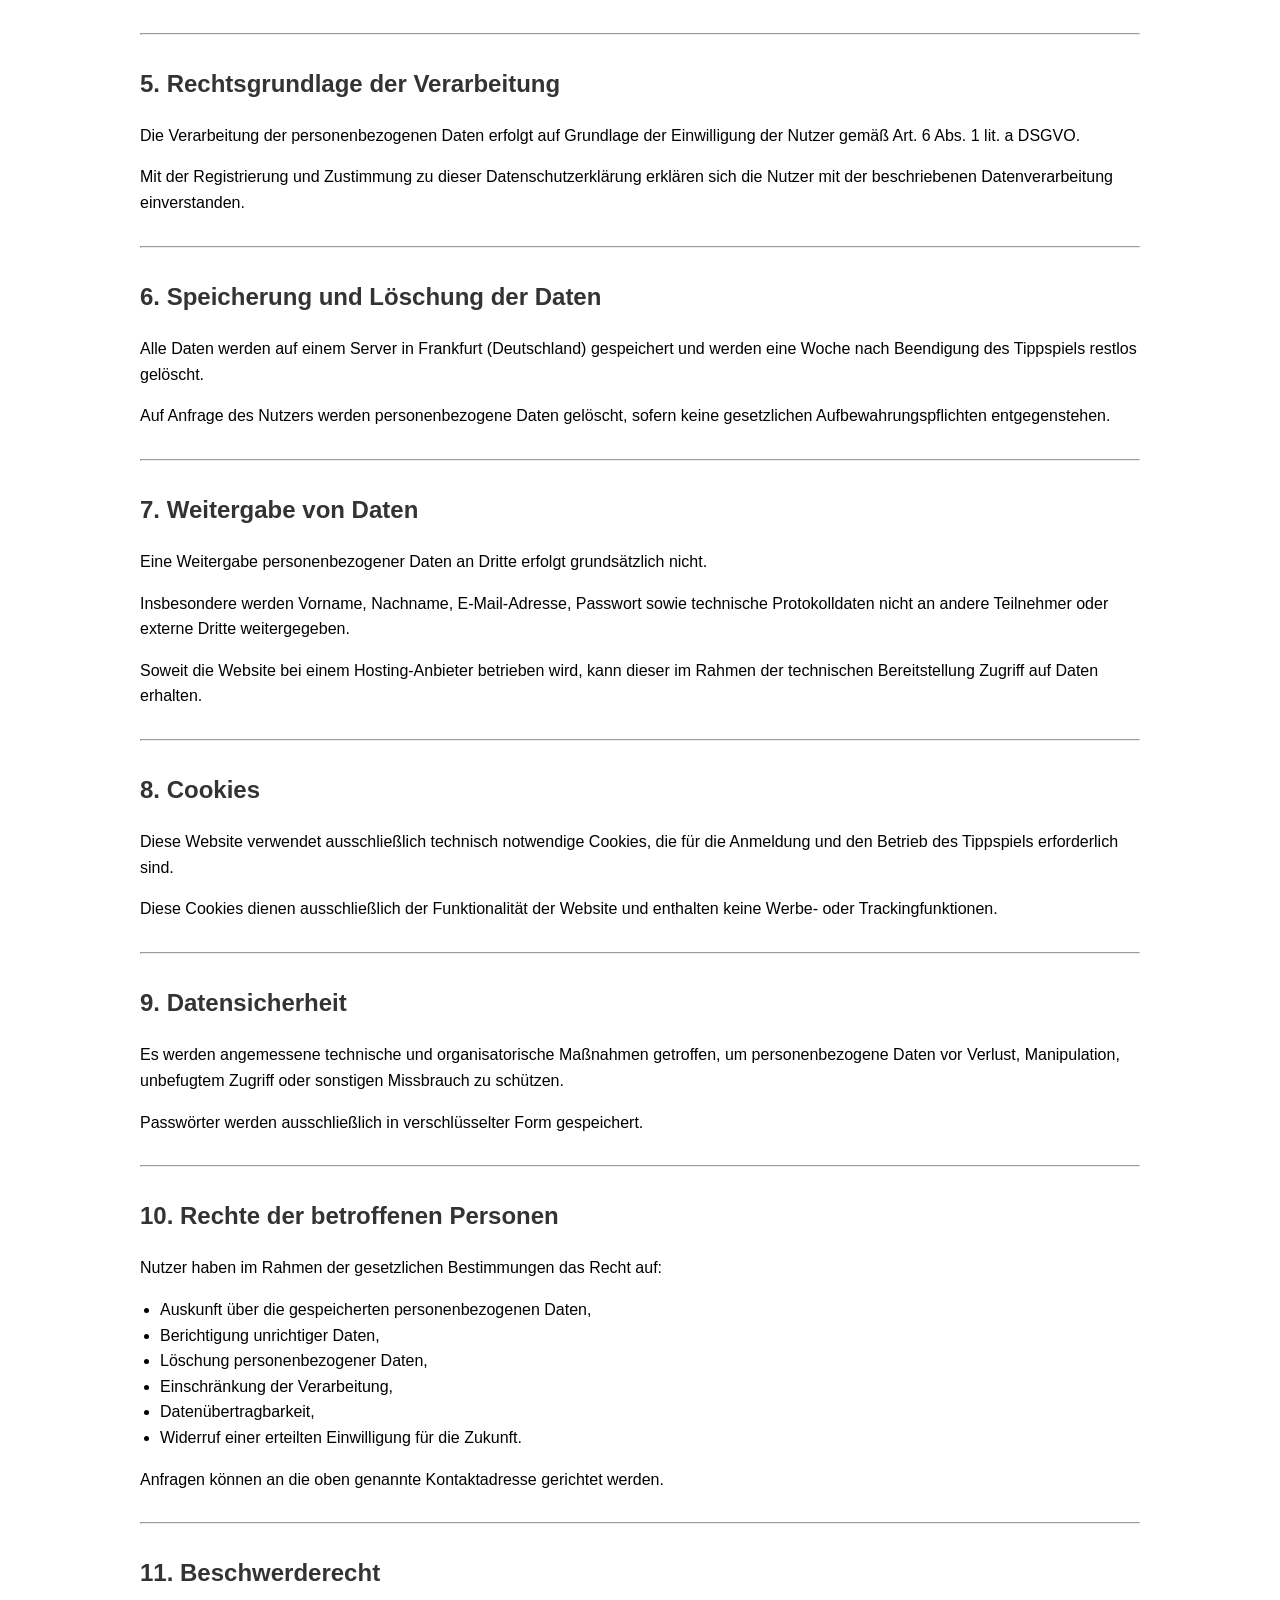
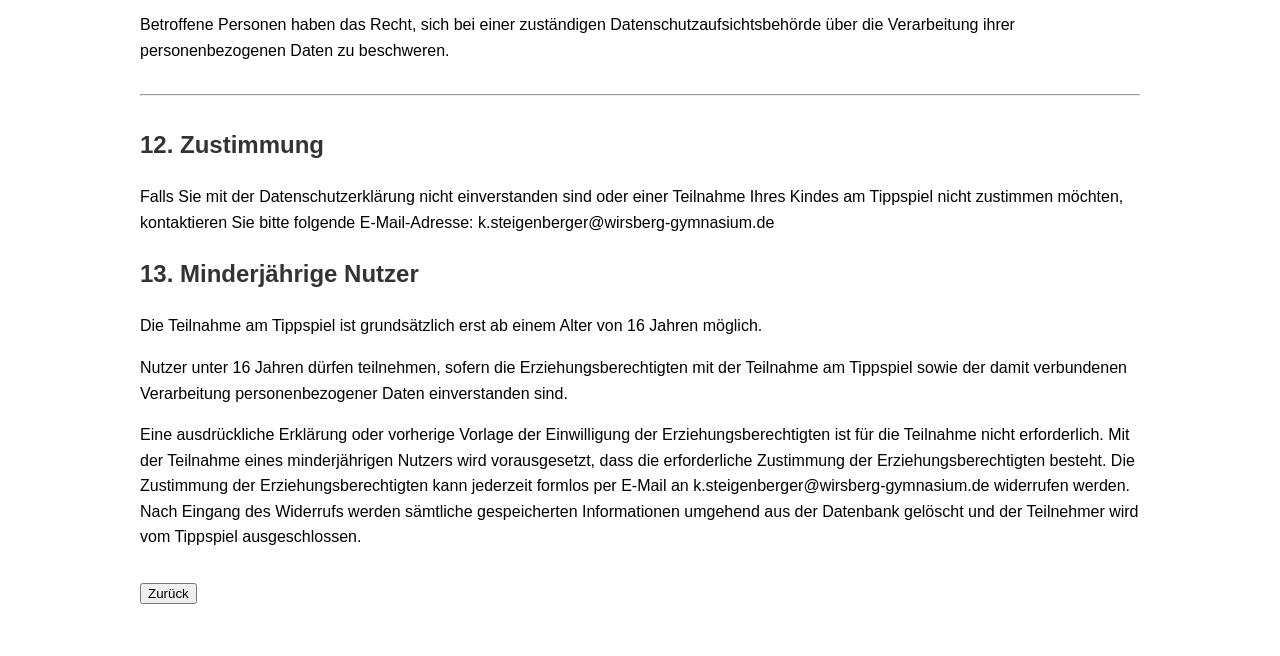
<file: datenschutzerklaerung.html>
<!DOCTYPE html>
<html lang="de">
<head>
    <meta charset="UTF-8">
    <meta name="viewport" content="width=device-width, initial-scale=1.0">
    <title>Datenschutzerklärung für das Tippspiel</title>
    <style>
        body {
            font-family: Arial, sans-serif;
            line-height: 1.6;
            max-width: 1000px;
            margin: 0 auto;
            padding: 20px;
        }

        h1, h2 {
            color: #333;
        }

        .section {
            margin-bottom: 30px;
        }

        ul {
            padding-left: 20px;
        }

        .consent-box {
            margin: 15px 0;
        }

        label {
            cursor: pointer;
        }

        hr {
            margin: 30px 0;
        }
    </style>
</head>
<body>

    <h1>Datenschutzerklärung für das Tippspiel</h1>
    <p><strong>Stand:</strong> 27.06.2026</p>

    <div class="section">
        <h2>1. Verantwortlicher</h2>
        <p>
            Verantwortlich für die Datenverarbeitung auf dieser Website ist:
        </p>

        <p>
            Wirsberg-Gymnasium Würzburg<br>
            Am Pleidenturm 16, 97070<br>
            E-Mail: <a href="mailto:datenschutz@wirsberg-gymnasium.de">datenschutz@wirsberg-gymnasium.de</a>
            
        </p>

        <p>
            Diese Website wurde im Rahmen eines Schulprojekts erstellt und dient ausschließlich der Durchführung eines Tippspiels.
        </p>
    </div>

    <hr>

    <div class="section">
        <h2>2. Zweck der Datenverarbeitung</h2>

        <p>
            Die Verarbeitung personenbezogener Daten erfolgt ausschließlich zur Bereitstellung und Durchführung des Tippspiels.
            Dies umfasst insbesondere:
        </p>

        <ul>
            <li>die Registrierung und Verwaltung von Benutzerkonten,</li>
            <li>die Anmeldung auf der Website,</li>
            <li>die Speicherung und Auswertung abgegebener Tipps,</li>
            <li>die Berechnung und Anzeige von Punkteständen und öffentlich einsehbaren Ranglisten,</li>
            <li>die Gewährleistung der Sicherheit und Funktionsfähigkeit der Website.</li>
        </ul>
   
    
    </div>

    <hr>

    <div class="section">
        <h2>3. Verarbeitete Daten</h2>

        <p>Im Rahmen der Nutzung des Tippspiels können folgende Daten verarbeitet werden:</p>

        <ul>
            <li>Vorname</li>
            <li>Nachname</li>
            <li>E-Mail-Adresse</li>
            <li>Benutzername</li>
            <li>Passwort (ausschließlich in verschlüsselter Form)</li>
            <li>Abgegebene Tipps</li>
            <li>Punktestände und Platzierungen</li>
            <li>Anmelde- und Nutzungszeitpunkte</li>
            <li>Technische Protokolldaten (z. B. IP-Adresse, Browsertyp, Betriebssystem)</li>
        </ul>
    
    
    </div>

    <hr>

    <div class="section">
        <h2>4. Sichtbarkeit der Daten</h2>

        <p>Die folgenden personenbezogenen Daten sind nicht öffentlich einsehbar:</p>

        <ul>
            <li>Vorname</li>
            <li>Nachname</li>
            <li>E-Mail-Adresse</li>
            <li>Passwort</li>
            <li>IP-Adresse</li>
            <li>sonstige technische Protokolldaten</li>
        </ul>

        <p>
            Diese Daten werden ausschließlich zur Verwaltung und zum Betrieb des Tippspiels verarbeitet.
        </p>

        <p>Für andere Teilnehmer sichtbar können lediglich folgende Informationen sein:</p>

        <ul>
            <li>Benutzername</li>
            <li>abgegebene Tipps (soweit für das Spiel erforderlich)</li>
            <li>Punktestände</li>
            <li>Platzierungen in Ranglisten</li>
        </ul>
    </div>

    <hr>

    <div class="section">
        <h2>5. Rechtsgrundlage der Verarbeitung</h2>

        <p>
            Die Verarbeitung der personenbezogenen Daten erfolgt auf Grundlage der Einwilligung der Nutzer gemäß Art. 6 Abs. 1 lit. a DSGVO.
        </p>

        <p>
            Mit der Registrierung und Zustimmung zu dieser Datenschutzerklärung erklären sich die Nutzer mit der beschriebenen Datenverarbeitung einverstanden.
        </p>
    </div>

    <hr>

    <div class="section">
        <h2>6. Speicherung und Löschung der Daten</h2>

        <p>
            Alle Daten werden auf einem Server in Frankfurt (Deutschland) gespeichert und werden eine Woche nach Beendigung des Tippspiels restlos gelöscht.
        </p>
        
        <p>
            Auf Anfrage des Nutzers werden personenbezogene Daten gelöscht, sofern keine gesetzlichen Aufbewahrungspflichten entgegenstehen.
        </p>
    </div>

    <hr>

    <div class="section">
        <h2>7. Weitergabe von Daten</h2>

        <p>
            Eine Weitergabe personenbezogener Daten an Dritte erfolgt grundsätzlich nicht.
        </p>

        <p>
            Insbesondere werden Vorname, Nachname, E-Mail-Adresse, Passwort sowie technische Protokolldaten nicht an andere Teilnehmer oder externe Dritte weitergegeben.
        </p>

        <p>
            Soweit die Website bei einem Hosting-Anbieter betrieben wird, kann dieser im Rahmen der technischen Bereitstellung Zugriff auf Daten erhalten.
        </p>
    </div>

    <hr>

    <div class="section">
        <h2>8. Cookies</h2>

        <p>
            Diese Website verwendet ausschließlich technisch notwendige Cookies, die für die Anmeldung und den Betrieb des Tippspiels erforderlich sind.
        </p>

        <p>
            Diese Cookies dienen ausschließlich der Funktionalität der Website und enthalten keine Werbe- oder Trackingfunktionen.
        </p>
    </div>

    <hr>

    <div class="section">
        <h2>9. Datensicherheit</h2>

        <p>
            Es werden angemessene technische und organisatorische Maßnahmen getroffen, um personenbezogene Daten vor Verlust, Manipulation, unbefugtem Zugriff oder sonstigen Missbrauch zu schützen.
        </p>

        <p>
            Passwörter werden ausschließlich in verschlüsselter Form gespeichert.
        </p>
    </div>

    <hr>

    <div class="section">
        <h2>10. Rechte der betroffenen Personen</h2>

        <p>Nutzer haben im Rahmen der gesetzlichen Bestimmungen das Recht auf:</p>

        <ul>
            <li>Auskunft über die gespeicherten personenbezogenen Daten,</li>
            <li>Berichtigung unrichtiger Daten,</li>
            <li>Löschung personenbezogener Daten,</li>
            <li>Einschränkung der Verarbeitung,</li>
            <li>Datenübertragbarkeit,</li>
            <li>Widerruf einer erteilten Einwilligung für die Zukunft.</li>
        </ul>

        <p>
            Anfragen können an die oben genannte Kontaktadresse gerichtet werden.
        </p>
    </div>

    <hr>

    <div class="section">
        <h2>11. Beschwerderecht</h2>

        <p>
            Betroffene Personen haben das Recht, sich bei einer zuständigen Datenschutzaufsichtsbehörde über die Verarbeitung ihrer personenbezogenen Daten zu beschweren.
        </p>
    </div>

    <hr>

    <div class="section">
        <h2>12. Zustimmung</h2>

        <p>Falls Sie mit der Datenschutzerklärung nicht einverstanden sind oder einer Teilnahme Ihres Kindes am Tippspiel nicht zustimmen möchten, kontaktieren Sie bitte folgende E-Mail-Adresse: k.steigenberger@wirsberg-gymnasium.de</p>

    <div class="section">
        <h2>13. Minderjährige Nutzer</h2>

        <p>
            Die Teilnahme am Tippspiel ist grundsätzlich erst ab einem Alter von 16 Jahren möglich.
        </p>

        <p> Nutzer unter 16 Jahren dürfen teilnehmen, sofern die Erziehungsberechtigten mit der Teilnahme am Tippspiel sowie der damit verbundenen Verarbeitung personenbezogener Daten einverstanden sind. </p> 
      
        <p> Eine ausdrückliche Erklärung oder vorherige Vorlage der Einwilligung der Erziehungsberechtigten ist für die Teilnahme nicht erforderlich. Mit der Teilnahme eines minderjährigen Nutzers wird vorausgesetzt, dass die erforderliche Zustimmung der Erziehungsberechtigten besteht. Die Zustimmung der Erziehungsberechtigten kann jederzeit formlos per E-Mail an k.steigenberger@wirsberg-gymnasium.de widerrufen werden. Nach Eingang des Widerrufs werden sämtliche gespeicherten Informationen umgehend aus der Datenbank gelöscht und der Teilnehmer wird vom Tippspiel ausgeschlossen.</p>   
    </div>

<button onclick="history.go(-1)">Zurück</button>
        
</body>
</html>
</file>
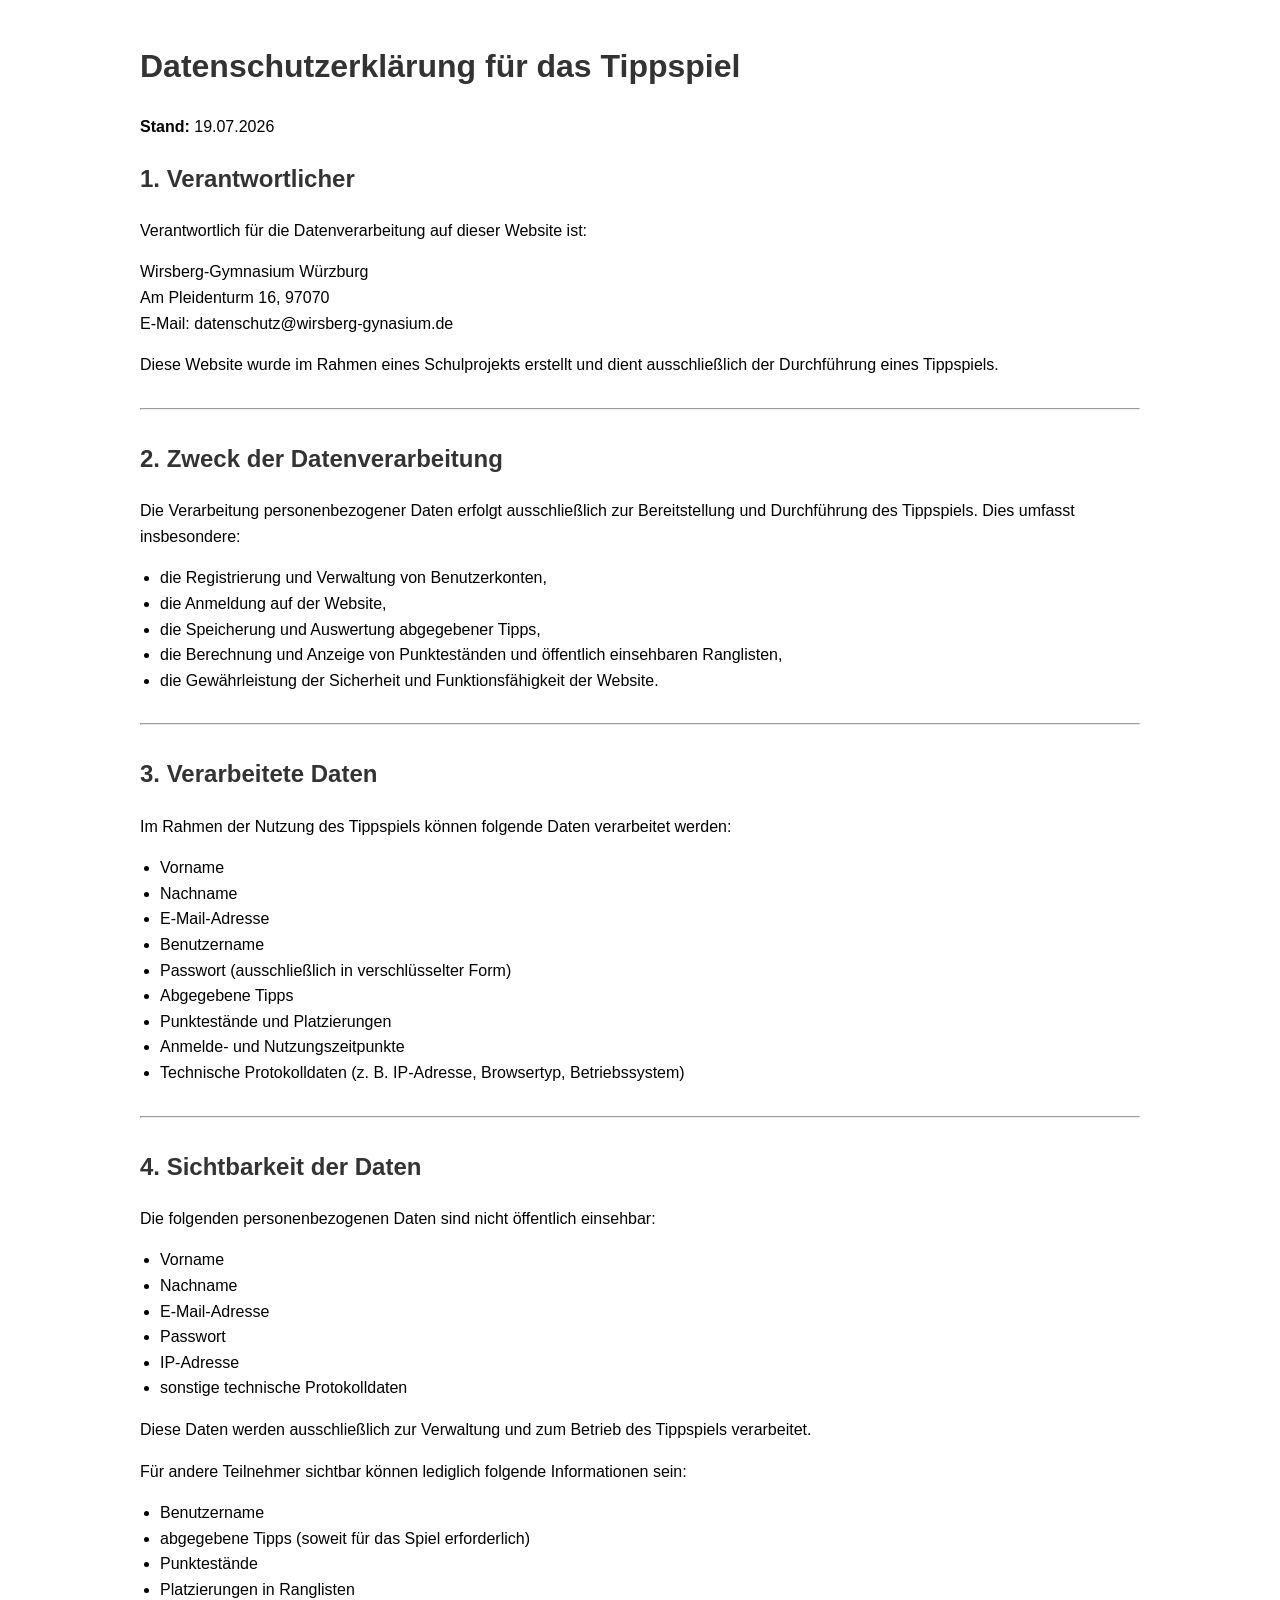
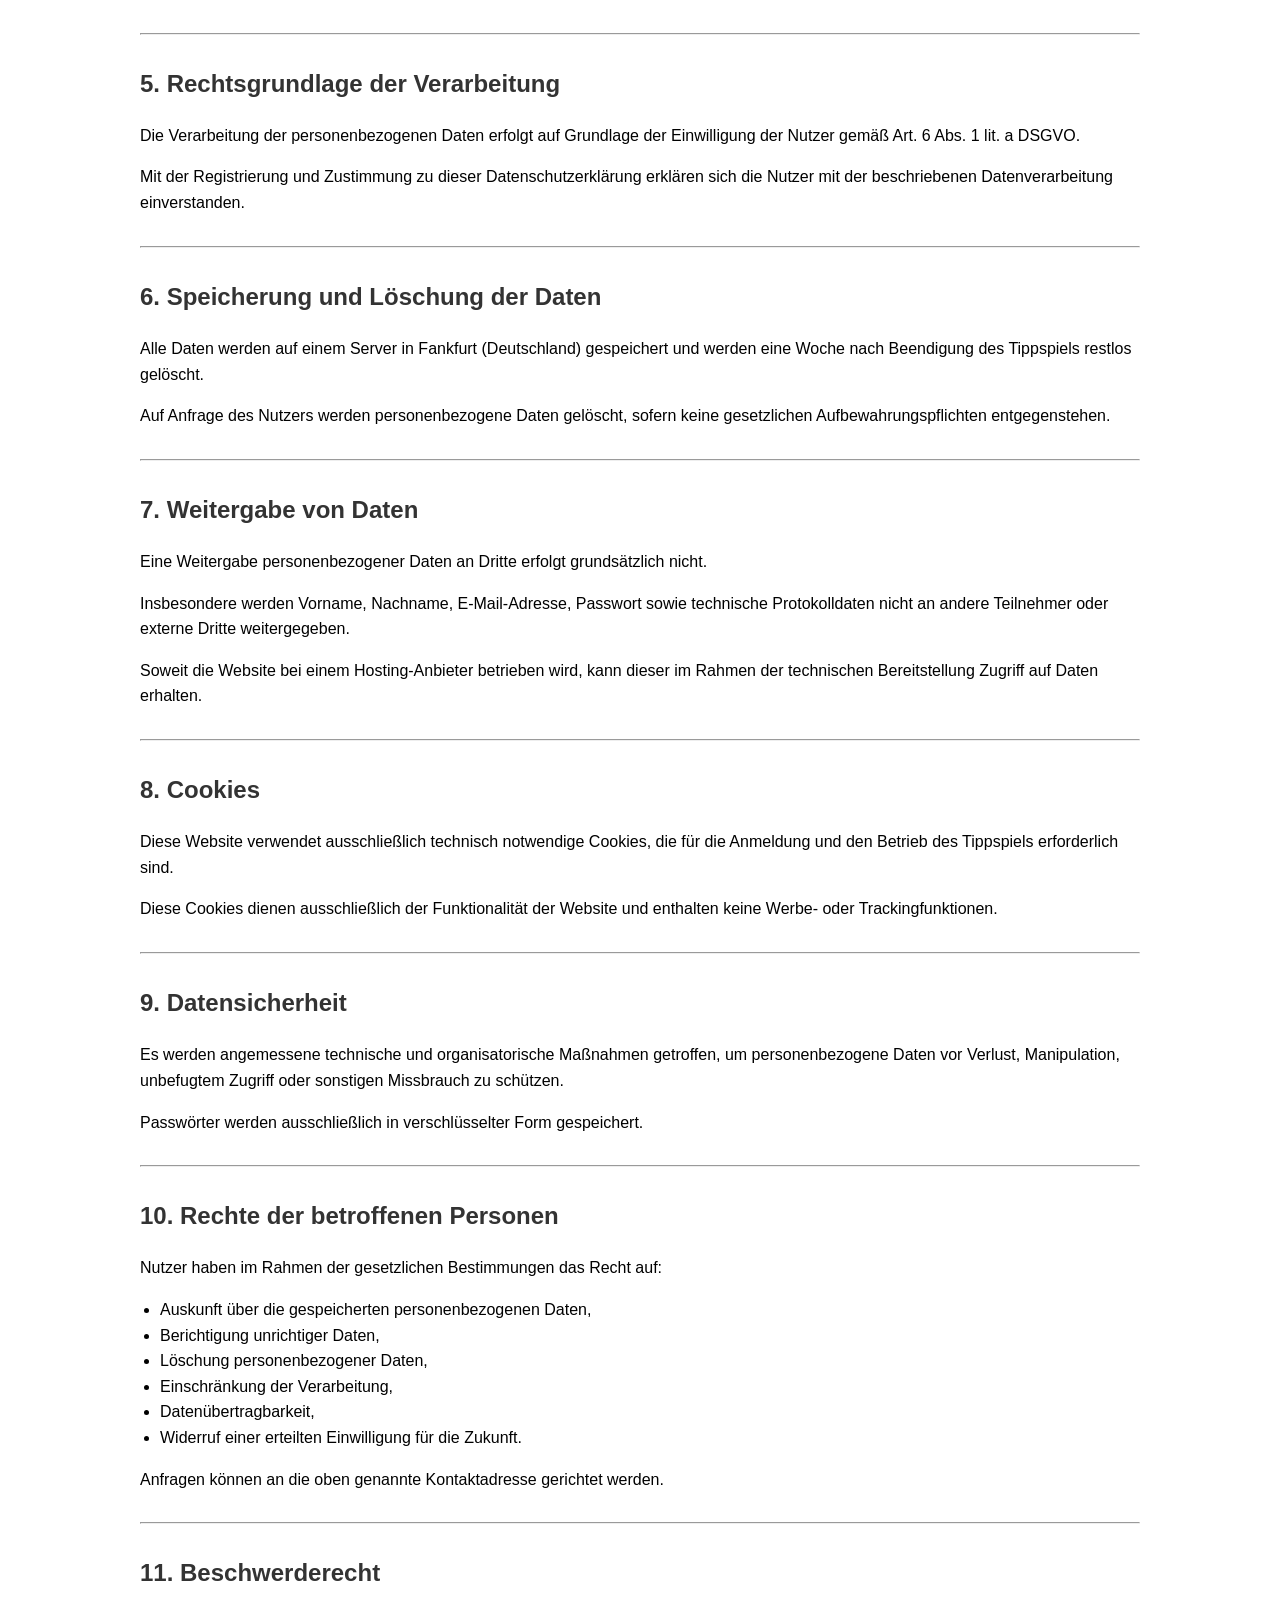
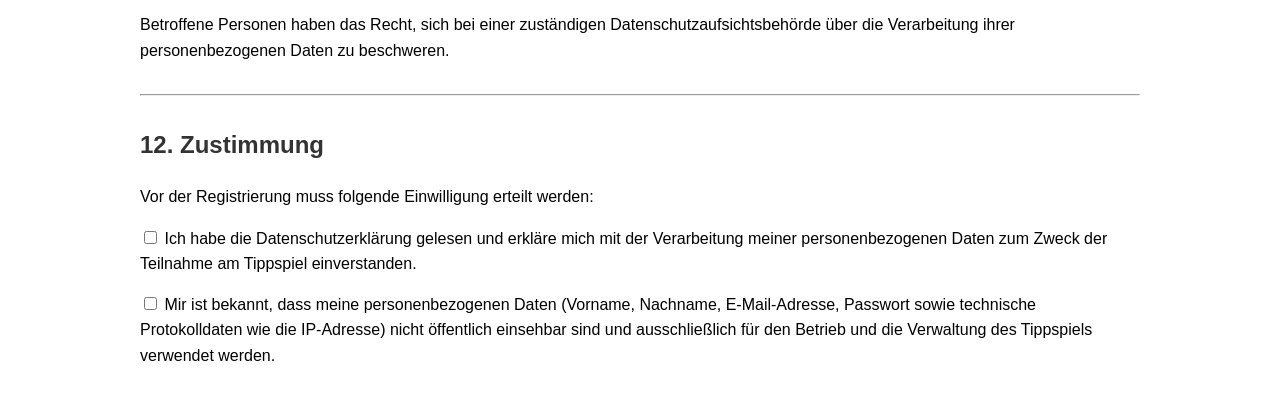
<file: datenschutzerklärung.html>
<!DOCTYPE html>
<html lang="de">
<head>
    <meta charset="UTF-8">
    <meta name="viewport" content="width=device-width, initial-scale=1.0">
    <title>Datenschutzerklärung für das Tippspiel</title>
    <style>
        body {
            font-family: Arial, sans-serif;
            line-height: 1.6;
            max-width: 1000px;
            margin: 0 auto;
            padding: 20px;
        }

        h1, h2 {
            color: #333;
        }

        .section {
            margin-bottom: 30px;
        }

        ul {
            padding-left: 20px;
        }

        .consent-box {
            margin: 15px 0;
        }

        label {
            cursor: pointer;
        }

        hr {
            margin: 30px 0;
        }
    </style>
</head>
<body>

    <h1>Datenschutzerklärung für das Tippspiel</h1>
    <p><strong>Stand:</strong> 19.07.2026</p>

    <div class="section">
        <h2>1. Verantwortlicher</h2>
        <p>
            Verantwortlich für die Datenverarbeitung auf dieser Website ist:
        </p>

        <p>
            Wirsberg-Gymnasium Würzburg<br>
            Am Pleidenturm 16, 97070<br>
            E-Mail: datenschutz@wirsberg-gynasium.de
            
        </p>

        <p>
            Diese Website wurde im Rahmen eines Schulprojekts erstellt und dient ausschließlich der Durchführung eines Tippspiels.
        </p>
    </div>

    <hr>

    <div class="section">
        <h2>2. Zweck der Datenverarbeitung</h2>

        <p>
            Die Verarbeitung personenbezogener Daten erfolgt ausschließlich zur Bereitstellung und Durchführung des Tippspiels.
            Dies umfasst insbesondere:
        </p>

        <ul>
            <li>die Registrierung und Verwaltung von Benutzerkonten,</li>
            <li>die Anmeldung auf der Website,</li>
            <li>die Speicherung und Auswertung abgegebener Tipps,</li>
            <li>die Berechnung und Anzeige von Punkteständen und öffentlich einsehbaren Ranglisten,</li>
            <li>die Gewährleistung der Sicherheit und Funktionsfähigkeit der Website.</li>
        </ul>
   
    
    </div>

    <hr>

    <div class="section">
        <h2>3. Verarbeitete Daten</h2>

        <p>Im Rahmen der Nutzung des Tippspiels können folgende Daten verarbeitet werden:</p>

        <ul>
            <li>Vorname</li>
            <li>Nachname</li>
            <li>E-Mail-Adresse</li>
            <li>Benutzername</li>
            <li>Passwort (ausschließlich in verschlüsselter Form)</li>
            <li>Abgegebene Tipps</li>
            <li>Punktestände und Platzierungen</li>
            <li>Anmelde- und Nutzungszeitpunkte</li>
            <li>Technische Protokolldaten (z. B. IP-Adresse, Browsertyp, Betriebssystem)</li>
        </ul>
    
    
    </div>

    <hr>

    <div class="section">
        <h2>4. Sichtbarkeit der Daten</h2>

        <p>Die folgenden personenbezogenen Daten sind nicht öffentlich einsehbar:</p>

        <ul>
            <li>Vorname</li>
            <li>Nachname</li>
            <li>E-Mail-Adresse</li>
            <li>Passwort</li>
            <li>IP-Adresse</li>
            <li>sonstige technische Protokolldaten</li>
        </ul>

        <p>
            Diese Daten werden ausschließlich zur Verwaltung und zum Betrieb des Tippspiels verarbeitet.
        </p>

        <p>Für andere Teilnehmer sichtbar können lediglich folgende Informationen sein:</p>

        <ul>
            <li>Benutzername</li>
            <li>abgegebene Tipps (soweit für das Spiel erforderlich)</li>
            <li>Punktestände</li>
            <li>Platzierungen in Ranglisten</li>
        </ul>
    </div>

    <hr>

    <div class="section">
        <h2>5. Rechtsgrundlage der Verarbeitung</h2>

        <p>
            Die Verarbeitung der personenbezogenen Daten erfolgt auf Grundlage der Einwilligung der Nutzer gemäß Art. 6 Abs. 1 lit. a DSGVO.
        </p>

        <p>
            Mit der Registrierung und Zustimmung zu dieser Datenschutzerklärung erklären sich die Nutzer mit der beschriebenen Datenverarbeitung einverstanden.
        </p>
    </div>

    <hr>

    <div class="section">
        <h2>6. Speicherung und Löschung der Daten</h2>

        <p>
            Alle Daten werden auf einem Server in Fankfurt (Deutschland) gespeichert und werden eine Woche nach Beendigung des Tippspiels restlos gelöscht.
        </p>
        
        <p>
            Auf Anfrage des Nutzers werden personenbezogene Daten gelöscht, sofern keine gesetzlichen Aufbewahrungspflichten entgegenstehen.
        </p>
    </div>

    <hr>

    <div class="section">
        <h2>7. Weitergabe von Daten</h2>

        <p>
            Eine Weitergabe personenbezogener Daten an Dritte erfolgt grundsätzlich nicht.
        </p>

        <p>
            Insbesondere werden Vorname, Nachname, E-Mail-Adresse, Passwort sowie technische Protokolldaten nicht an andere Teilnehmer oder externe Dritte weitergegeben.
        </p>

        <p>
            Soweit die Website bei einem Hosting-Anbieter betrieben wird, kann dieser im Rahmen der technischen Bereitstellung Zugriff auf Daten erhalten.
        </p>
    </div>

    <hr>

    <div class="section">
        <h2>8. Cookies</h2>

        <p>
            Diese Website verwendet ausschließlich technisch notwendige Cookies, die für die Anmeldung und den Betrieb des Tippspiels erforderlich sind.
        </p>

        <p>
            Diese Cookies dienen ausschließlich der Funktionalität der Website und enthalten keine Werbe- oder Trackingfunktionen.
        </p>
    </div>

    <hr>

    <div class="section">
        <h2>9. Datensicherheit</h2>

        <p>
            Es werden angemessene technische und organisatorische Maßnahmen getroffen, um personenbezogene Daten vor Verlust, Manipulation, unbefugtem Zugriff oder sonstigen Missbrauch zu schützen.
        </p>

        <p>
            Passwörter werden ausschließlich in verschlüsselter Form gespeichert.
        </p>
    </div>

    <hr>

    <div class="section">
        <h2>10. Rechte der betroffenen Personen</h2>

        <p>Nutzer haben im Rahmen der gesetzlichen Bestimmungen das Recht auf:</p>

        <ul>
            <li>Auskunft über die gespeicherten personenbezogenen Daten,</li>
            <li>Berichtigung unrichtiger Daten,</li>
            <li>Löschung personenbezogener Daten,</li>
            <li>Einschränkung der Verarbeitung,</li>
            <li>Datenübertragbarkeit,</li>
            <li>Widerruf einer erteilten Einwilligung für die Zukunft.</li>
        </ul>

        <p>
            Anfragen können an die oben genannte Kontaktadresse gerichtet werden.
        </p>
    </div>

    <hr>

    <div class="section">
        <h2>11. Beschwerderecht</h2>

        <p>
            Betroffene Personen haben das Recht, sich bei einer zuständigen Datenschutzaufsichtsbehörde über die Verarbeitung ihrer personenbezogenen Daten zu beschweren.
        </p>
    </div>

    <hr>

    <div class="section">
        <h2>12. Zustimmung</h2>

        <p>Vor der Registrierung muss folgende Einwilligung erteilt werden:</p>

        <div class="consent-box">
            <input type="checkbox" id="consent1" name="consent1" required>
            <label for="consent1">
                Ich habe die Datenschutzerklärung gelesen und erkläre mich mit der Verarbeitung meiner personenbezogenen Daten zum Zweck der Teilnahme am Tippspiel einverstanden.
            </label>
        </div>

        <div class="consent-box">
            <input type="checkbox" id="consent2" name="consent2" required>
            <label for="consent2">
                Mir ist bekannt, dass meine personenbezogenen Daten (Vorname, Nachname, E-Mail-Adresse, Passwort sowie technische Protokolldaten wie die IP-Adresse) nicht öffentlich einsehbar sind und ausschließlich für den Betrieb und die Verwaltung des Tippspiels verwendet werden.
            </label>
        </div>
    </div>

</body>
</html>
</file>
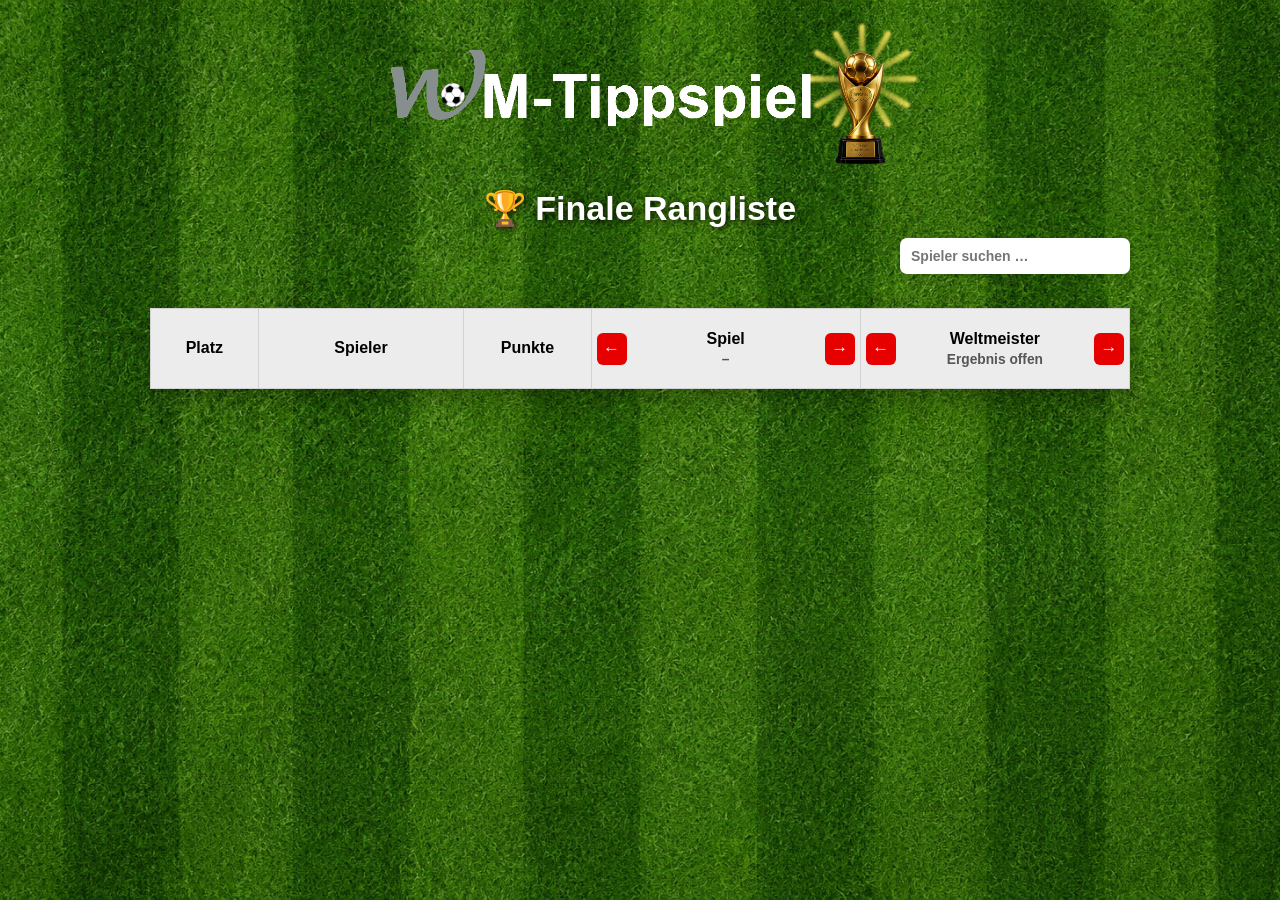
<file: finalSeite.html>
<!DOCTYPE html>
<html lang="de">
<head>
  <meta charset="UTF-8">
  <meta name="viewport" content="width=device-width, initial-scale=1.0">
  <title>Final</title>

  <style>
    * {
      box-sizing: border-box;
    }

    body {
      margin: 0;
      min-height: 100vh;

      display: flex;
      justify-content: flex-start;
      align-items: center;
      flex-direction: column;

      padding: 50px 12px 40px;

      font-family: Arial, sans-serif;
      text-align: center;

      background-image: url("rasen chatgpt.png");
      background-size: cover;
      background-position: center;
      background-repeat: no-repeat;
      background-attachment: fixed;

      overflow-x: hidden;
      overflow-y: auto;
    }

    #finalseite {
      width: min(980px, 100%);
      margin: 0 auto;
    }

    /* =====================================================
       URSPRÜNGLICHES LOGO, SONNE UND BALL
       ===================================================== */

    #logo-container {
      position: relative;
      display: inline-block;
      margin-bottom: 18px;
    }

    #logo {
      position: relative;
      z-index: 2;

      width: 510px;
      max-width: 92vw;
      height: auto;

      display: block;
    }

    #ball-wrapper {
      position: absolute;

      left: 13.3%;
      top: 39%;

      transform: translate(-50%, -50%);

      animation: flug 1.5s ease-out forwards;

      z-index: 10;
    }

    #ball {
      width: 24px;
      height: 24px;

      display: block;

      animation: spin 15s linear infinite;
    }

    #sonne {
      position: absolute;

      right: 1px;
      top: 6px;

      width: 65px;
      height: 45px;

      transform-origin: center;

      animation: drehen 20s linear infinite;

      z-index: 0;
    }

    .strahl {
      position: absolute;

      left: 50%;
      top: 50%;

      width: 6px;
      height: 55px;

      background: linear-gradient(
        to top,
        rgba(255, 210, 0, 0),
        rgba(255, 230, 90, 0.9)
      );

      border-radius: 10px;

      transform:
        translate(-50%, -100%)
        rotate(calc(var(--i) * 30deg));

      transform-origin: center bottom;

      filter: blur(1px);
    }

    @keyframes drehen {
      from {
        transform: rotate(0deg);
      }

      to {
        transform: rotate(360deg);
      }
    }

    @keyframes spin {
      from {
        transform: rotate(0deg);
      }

      to {
        transform: rotate(360deg);
      }
    }

    @keyframes flug {
      from {
        transform:
          translate(-50%, -50%)
          translate(430px, 400px)
          scale(4);
      }

      to {
        transform:
          translate(-50%, -50%)
          translate(0, 0)
          scale(1);
      }
    }

    /* =====================================================
       ÜBERSCHRIFT UND KLEINE SUCHLEISTE
       ===================================================== */

    #ranglisten-titel {
      margin: 0 0 10px;

      color: white;

      font-size: clamp(23px, 4vw, 34px);
      font-weight: 900;

      text-shadow:
        2px 2px 6px rgba(0, 0, 0, 0.75);
    }

    #suche-wrapper {
      display: flex;
      justify-content: flex-end;

      margin: 0 0 8px;
    }

    #suche {
      width: 230px;
      max-width: 58vw;
      height: 36px;

      padding: 6px 10px;

      border: 1px solid rgba(255, 255, 255, 0.85);
      border-radius: 7px;

      outline: none;

      font-size: 14px;
      font-weight: bold;

      box-shadow:
        0 3px 9px rgba(0, 0, 0, 0.18);
    }

    #suche:focus {
      border-color: #0066cc;
    }

    #ausgabe {
      min-height: 20px;

      margin-bottom: 6px;

      color: white;

      font-size: 14px;
      font-weight: bold;

      text-shadow:
        1px 1px 4px rgba(0, 0, 0, 0.8);
    }

    /* =====================================================
       RANGLISTE
       ===================================================== */

    .table-shell {
      width: 100%;

      /*
       * Wichtig:
       * keine horizontale Scrollfläche.
       */
      overflow: visible;

      background: white;

      border-radius: 12px;

      box-shadow:
        0 8px 25px rgba(0, 0, 0, 0.3);
    }

    .rangliste-table {
      width: 100%;

      border-collapse: collapse;
      table-layout: fixed;
    }

    /*
     * Prozentuale Spaltenbreiten.
     * Dadurch bleibt die gesamte Tabelle innerhalb
     * der Bildschirmbreite.
     */

    .col-platz {
      width: 11%;
    }

    .col-user {
      width: 21%;
    }

    .col-punkte {
      width: 13%;
    }

    .col-spiel {
      width: 27.5%;
    }

    .col-zusatz {
      width: 27.5%;
    }

    th,
    td {
      height: 60px;

      padding: 8px 5px;

      border: 1px solid #d2d2d2;

      background: white;

      text-align: center;
      vertical-align: middle;

      font-size: clamp(13px, 2vw, 18px);
      font-weight: bold;
      line-height: 1.15;

      overflow-wrap: anywhere;
      word-break: break-word;
    }

    thead th {
      height: 80px;

      background: #ececec;

      font-size: clamp(12px, 1.8vw, 16px);
    }

    tbody tr:hover td {
      background: #f4f8ff;
    }

    /*
     * Die Gewinner werden stärker hervorgehoben.
     */

    .platz-1 td {
      background: #fff4b8;
      font-weight: 900;
    }

    .platz-2 td {
      background: #f1f1f1;
    }

    .platz-3 td {
      background: #f5dfcf;
    }

    /*
     * Der eingeloggte Spieler erhält nur einen blauen Rahmen.
     * Dadurch wird die Gewinnerfarbe nicht überschrieben.
     */

    .eigene-zeile td {
      outline: 2px solid #0066cc;
      outline-offset: -2px;
    }

    /* =====================================================
       PFEILE IN DEN BEIDEN TIPP-SPALTEN
       ===================================================== */

    .navigation-kopf {
      display: grid;

      grid-template-columns:
        30px
        minmax(0, 1fr)
        30px;

      align-items: center;

      gap: 4px;
    }

    .nav-button {
      width: 30px;
      height: 32px;

      padding: 0;

      border: none;
      border-radius: 6px;

      background: #e60000;
      color: white;

      font-size: 17px;
      font-weight: bold;

      cursor: pointer;
    }

    .nav-button:hover {
      background: #b90000;
    }

    .kopf-titel,
    .kopf-ergebnis {
      display: block;

      overflow-wrap: anywhere;

      line-height: 1.1;
    }

    .kopf-titel {
      font-size: inherit;
    }

    .kopf-ergebnis {
      margin-top: 4px;

      color: #555;

      font-size: 0.86em;
    }

    .tipp-punkte {
      margin-left: 3px;

      color: #e60000;

      font-size: 0.72em;

      vertical-align: super;
    }

    .tipp-punkte.offen {
      color: #666;

      font-size: 0.65em;
    }

    .keine-treffer td {
      height: 70px;

      color: #555;
    }

    /* =====================================================
       HANDY
       ===================================================== */

    @media (max-width: 600px) {

      body {
        padding: 22px 5px 30px;

        background-attachment: scroll;
      }

      #logo-container {
        margin-bottom: 12px;
      }

      #logo {
        max-width: 94vw;
      }

      #ranglisten-titel {
        margin-bottom: 7px;

        font-size: 23px;
      }

      #suche-wrapper {
        justify-content: center;

        margin-bottom: 6px;
      }

      #suche {
        width: 175px;
        max-width: 70vw;
        height: 32px;

        font-size: 12px;
      }

      .table-shell {
        border-radius: 8px;
      }

      th,
      td {
        height: 52px;

        padding: 5px 2px;

        font-size: 11px;
      }

      thead th {
        height: 72px;

        font-size: 10px;
      }

      .navigation-kopf {
        grid-template-columns:
          22px
          minmax(0, 1fr)
          22px;

        gap: 2px;
      }

      .nav-button {
        width: 22px;
        height: 27px;

        border-radius: 5px;

        font-size: 13px;
      }

      .kopf-ergebnis {
        margin-top: 3px;

        font-size: 9px;
      }

      .tipp-punkte {
        margin-left: 1px;
      }
    }

    /*
     * Sehr schmale Handys.
     */

    @media (max-width: 390px) {

      .col-platz {
        width: 10%;
      }

      .col-user {
        width: 20%;
      }

      .col-punkte {
        width: 12%;
      }

      .col-spiel {
        width: 29%;
      }

      .col-zusatz {
        width: 29%;
      }

      th,
      td {
        padding: 4px 1px;

        font-size: 10px;
      }

      thead th {
        font-size: 9px;
      }

      .navigation-kopf {
        grid-template-columns:
          19px
          minmax(0, 1fr)
          19px;
      }

      .nav-button {
        width: 19px;
        height: 25px;

        font-size: 12px;
      }
    }
  </style>
</head>

<body>

  <main id="finalseite">

    <!-- ===================================================
         URSPRÜNGLICHER LOGOBEREICH
         =================================================== -->

    <div id="logo-container">

      <div id="sonne">

        <div
          class="strahl"
          style="--i:0"
        ></div>

        <div
          class="strahl"
          style="--i:1"
        ></div>

        <div
          class="strahl"
          style="--i:2"
        ></div>

        <div
          class="strahl"
          style="--i:3"
        ></div>

        <div
          class="strahl"
          style="--i:4"
        ></div>

        <div
          class="strahl"
          style="--i:5"
        ></div>

        <div
          class="strahl"
          style="--i:6"
        ></div>

        <div
          class="strahl"
          style="--i:7"
        ></div>

        <div
          class="strahl"
          style="--i:8"
        ></div>

        <div
          class="strahl"
          style="--i:9"
        ></div>

        <div
          class="strahl"
          style="--i:10"
        ></div>

        <div
          class="strahl"
          style="--i:11"
        ></div>

      </div>

      <img
        id="logo"
        src="logo mit pokal.png"
        alt="Logo"
      >

      <span id="ball-wrapper">

        <img
          id="ball"
          src="fussball_ohne_schatten.png"
          alt="Ball"
        >

      </span>

    </div>

    <!-- ===================================================
         FINAL-RANGLISTE
         =================================================== -->

    <h1 id="ranglisten-titel">
      🏆 Finale Rangliste
    </h1>

    <div id="suche-wrapper">

      <input
        id="suche"
        type="text"
        placeholder="Spieler suchen …"
        autocomplete="off"
      >

    </div>

    <div
      id="ausgabe"
      aria-live="polite"
    ></div>

    <div class="table-shell">

      <table class="rangliste-table">

        <colgroup>

          <col class="col-platz">

          <col class="col-user">

          <col class="col-punkte">

          <col class="col-spiel">

          <col class="col-zusatz">

        </colgroup>

        <thead>

          <tr>

            <th>
              Platz
            </th>

            <th>
              Spieler
            </th>

            <th>
              Punkte
            </th>

            <!-- Spieltipps -->

            <th>

              <div class="navigation-kopf">

                <button
                  id="spielZurueck"
                  class="nav-button"
                  type="button"
                  aria-label="Vorheriges Spiel"
                >
                  ←
                </button>

                <span>

                  <span
                    id="spielTitel"
                    class="kopf-titel"
                  >
                    Spiel
                  </span>

                  <span
                    id="spielErgebnis"
                    class="kopf-ergebnis"
                  >
                    –
                  </span>

                </span>

                <button
                  id="spielWeiter"
                  class="nav-button"
                  type="button"
                  aria-label="Nächstes Spiel"
                >
                  →
                </button>

              </div>

            </th>

            <!-- Zusatztipps -->

            <th>

              <div class="navigation-kopf">

                <button
                  id="zusatzZurueck"
                  class="nav-button"
                  type="button"
                  aria-label="Vorheriger Zusatztipp"
                >
                  ←
                </button>

                <span>

                  <span
                    id="zusatzTitel"
                    class="kopf-titel"
                  >
                    Weltmeister
                  </span>

                  <span
                    id="zusatzErgebnis"
                    class="kopf-ergebnis"
                  >
                    Ergebnis offen
                  </span>

                </span>

                <button
                  id="zusatzWeiter"
                  class="nav-button"
                  type="button"
                  aria-label="Nächster Zusatztipp"
                >
                  →
                </button>

              </div>

            </th>

          </tr>

        </thead>

        <tbody id="ranglisteBody"></tbody>

      </table>

    </div>

  </main>

  <script type="module">

    /* =====================================================
       SUPABASE
       ===================================================== */

    import {
      createClient
    } from "https://esm.sh/@supabase/supabase-js@2";


    const supabase =
      createClient(

        "https://kmhwwdsuzphkpfupkynf.supabase.co",

        "sb_publishable_7ih4VSPUkXVfHkBa7lrDCA_mO_d0pW1"

      );


    /* =====================================================
       SPÄTER HIER DIE ECHTEN ERGEBNISSE EINTRAGEN

       Leere Werte bedeuten:
       Das Ergebnis steht noch nicht fest und es werden
       dafür noch keine Zusatzpunkte verteilt.
       ===================================================== */

    const OFFIZIELLE_ERGEBNISSE = {

      weltmeister: "",

      vizeweltmeister: "",

      besterspieler: ""

    };


    /* =====================================================
       PUNKTE
       ===================================================== */

    const PUNKTE = {

      exakt: 4,

      differenz: 3,

      sieger: 2,

      unentschieden: 2,

      zusatz: 3

    };


    const ZUSATZ_KATEGORIEN = [

      {
        key: "weltmeister",
        titel: "Weltmeister"
      },

      {
        key: "vizeweltmeister",
        titel: "Vizeweltmeister"
      },

      {
        key: "besterspieler",
        titel: "Bester Spieler"
      }

    ];


    /* =====================================================
       VARIABLEN
       ===================================================== */

    let currentUserId = null;

    let spiele = [];

    let users = [];

    let tipps = [];

    let zusatztipps = [];

    let rangliste = [];

    let spielIndex = 0;

    let zusatzIndex = 0;


    /* =====================================================
       DATEN LADEN
       ===================================================== */

    async function ladeAlle(
      tabelle,
      spalten = "*",
      sortierung = null
    ) {

      let ergebnis = [];

      let start = 0;


      while (true) {

        let query = supabase

          .from(tabelle)

          .select(spalten)

          .range(
            start,
            start + 999
          );


        if (sortierung) {

          query = query.order(

            sortierung,

            {
              ascending: true
            }

          );

        }


        const {
          data,
          error
        } = await query;


        if (error) {

          throw new Error(

            `${tabelle}: ${error.message}`

          );

        }


        ergebnis.push(

          ...(data || [])

        );


        if (
          !data ||
          data.length < 1000
        ) {

          break;

        }


        start += 1000;

      }


      return ergebnis;

    }






    async function datenLaden() {

      [
        spiele,
        users,
        tipps,
        zusatztipps
      ] = await Promise.all([

        ladeAlle(
          "spiele",
          "*",
          "id"
        ),

        ladeAlle(
          "users_public",
          "user_ID,username,avatar"
        ),

        ladeAlle(
          "tipps"
        ),

        ladeAlle(
          "zusatztipps"
        )

      ]);

    }


    async function userErmitteln() {

      const {
        data
      } = await supabase.auth.getSession();


      currentUserId =
        data?.session?.user?.id || null;

    }


    /* =====================================================
       TEXTE VERGLEICHEN
       ===================================================== */

    function normalisieren(text) {

      return String(text || "")

        .normalize("NFD")

        .replace(
          /[\u0300-\u036f]/g,
          ""
        )

        .replace(
          /ß/g,
          "ss"
        )

        .toLowerCase()

        .replace(
          /[^a-z0-9 ]/g,
          " "
        )

        .replace(
          /\s+/g,
          " "
        )

        .trim();

    }


    /*
     * Berechnet kleine Unterschiede zwischen Namen.
     */

    function abstand(a, b) {

      const zeile = Array.from(

        {
          length: b.length + 1
        },

        (_, i) => i

      );


      for (
        let i = 1;
        i <= a.length;
        i++
      ) {

        let vorher =
          zeile[0];


        zeile[0] = i;


        for (
          let j = 1;
          j <= b.length;
          j++
        ) {

          const alt =
            zeile[j];


          zeile[j] = Math.min(

            zeile[j] + 1,

            zeile[j - 1] + 1,

            vorher
            +
            (
              a[i - 1] === b[j - 1]
                ? 0
                : 1
            )

          );


          vorher = alt;

        }

      }


      return zeile[b.length];

    }


    /*
     * Beispiele, die als gleich gelten:
     *
     * Mbappé
     * Mbappe
     * Kylian Mbappé
     * Kylian Mbape
     */

    function spielernameStimmt(
      tipp,
      ergebnis
    ) {

      const a =
        normalisieren(tipp);


      const b =
        normalisieren(ergebnis);


      if (
        !a ||
        !b
      ) {

        return false;

      }


      const kompaktA =
        a.replaceAll(
          " ",
          ""
        );


      const kompaktB =
        b.replaceAll(
          " ",
          ""
        );


      if (
        kompaktA === kompaktB
      ) {

        return true;

      }


      if (

        Math.min(
          kompaktA.length,
          kompaktB.length
        ) >= 5

        &&

        (
          kompaktA.includes(
            kompaktB
          )

          ||

          kompaktB.includes(
            kompaktA
          )
        )

      ) {

        return true;

      }


      const woerterA =
        a
          .split(" ")
          .filter(
            wort =>
              wort.length >= 4
          );


      const woerterB =
        b
          .split(" ")
          .filter(
            wort =>
              wort.length >= 4
          );


      return woerterA.some(

        wortA =>

          woerterB.some(

            wortB => {

              const erlaubteFehler =

                Math.max(
                  wortA.length,
                  wortB.length
                ) >= 8

                  ? 2

                  : 1;


              return abstand(
                wortA,
                wortB
              ) <= erlaubteFehler;

            }

          )

      );

    }


    /* =====================================================
       SPIELPUNKTE
       ===================================================== */

    function holeSpiel(spielId) {

      return spiele.find(

        spiel =>
          String(spiel.id)
          ===
          String(spielId)

      );

    }


    function spielIstFertig(spiel) {

      return Boolean(

        spiel?.["Spiel_fertig?"]

      );

    }


    function spielpunkte(
      spielId,
      tippA,
      tippB
    ) {

      const spiel =
        holeSpiel(spielId);


      if (
        !spielIstFertig(spiel)
      ) {

        return 0;

      }


      if (
        spiel.tore_team_a == null
        ||
        spiel.tore_team_b == null
      ) {

        return 0;

      }


      const a =
        Number(tippA);


      const b =
        Number(tippB);


      const echtA =
        Number(
          spiel.tore_team_a
        );


      const echtB =
        Number(
          spiel.tore_team_b
        );


      if (

        ![
          a,
          b,
          echtA,
          echtB
        ].every(
          Number.isFinite
        )

      ) {

        return 0;

      }


      const echteDifferenz =
        echtA - echtB;


      const tippDifferenz =
        a - b;


      if (
        a === echtA
        &&
        b === echtB
      ) {

        return PUNKTE.exakt;

      }


      if (

        echteDifferenz === tippDifferenz

        &&

        echteDifferenz !== 0

      ) {

        return PUNKTE.differenz;

      }


      if (

        echteDifferenz === 0

        &&

        tippDifferenz === 0

      ) {

        return PUNKTE.unentschieden;

      }


      if (

        Math.sign(
          echteDifferenz
        )

        ===

        Math.sign(
          tippDifferenz
        )

      ) {

        return PUNKTE.sieger;

      }


      return 0;

    }


    /* =====================================================
       ZUSATZTIPPS
       ===================================================== */

    function zusatzDatensatz(userId) {

      return zusatztipps.find(

        tipp =>
          String(tipp.user_ID)
          ===
          String(userId)

      );

    }


    function zusatzWert(
      userId,
      kategorie
    ) {

      const tipp =
        zusatzDatensatz(userId);


        if (!tipp) {

        return "";

        }


      if (
        kategorie === "weltmeister"
      ) {

        return (
          tipp.weltmeister
          ||
          ""
        );

      }


      if (
        kategorie === "besterspieler"
      ) {

        return (

          tipp.besterspieler

          ||

          tipp.bester_spieler

          ||

          ""

        );

      }


      /*
       * Eure Spalte kann viezeweltmeister heißen.
       * Die anderen Schreibweisen werden ebenfalls unterstützt.
       */

      return (

        tipp.vizeweltmeister

        ||

        tipp.viezeweltmeister

        ||

        tipp.vize_weltmeister

        ||

        ""

      );

    }


    function zusatzpunkte(
      userId,
      kategorie
    ) {

      const tipp =
        zusatzWert(
          userId,
          kategorie
        );


      const ergebnis =
        OFFIZIELLE_ERGEBNISSE[
          kategorie
        ];


      if (
        !normalisieren(ergebnis)
      ) {

        return 0;

      }


      const stimmt =

        kategorie === "besterspieler"

          ? spielernameStimmt(
              tipp,
              ergebnis
            )

          : normalisieren(tipp)
            ===
            normalisieren(ergebnis);


      return stimmt
        ? PUNKTE.zusatz
        : 0;

    }


    /* =====================================================
       GESAMTPUNKTE UND RANGLISTE
       ===================================================== */

    function gesamtpunkte(userId) {

      const punkteAusSpielen = tipps

        .filter(

          tipp =>
            String(tipp.tipper_ID)
            ===
            String(userId)

        )

        .reduce(

          (
            summe,
            tipp
          ) =>

            summe

            +

            spielpunkte(

              tipp.spiel_ID,

              tipp.tore_team_a,

              tipp.tore_team_b

            ),

          0

        );


      const punkteAusZusatz =
        ZUSATZ_KATEGORIEN.reduce(

          (
            summe,
            kategorie
          ) =>

            summe

            +

            zusatzpunkte(

              userId,

              kategorie.key

            ),

          0

        );


      return (
        punkteAusSpielen
        +
        punkteAusZusatz
      );

    }


    function ranglisteBerechnen() {

      rangliste = users.map(

        user => ({

          user_ID:
            user.user_ID,

          username:
            user.username
            ||
            "Unbekannt",

          punkte:
            gesamtpunkte(
              user.user_ID
            )

        })

      );


      rangliste.sort(

        (
          a,
          b
        ) =>

          b.punkte
          -
          a.punkte

          ||

          a.username.localeCompare(
            b.username,
            "de"
          )

      );


      let rang = 1;

      let letztePunkte = null;


      rangliste.forEach(

        (
          eintrag,
          index
        ) => {

          if (

            letztePunkte !== null

            &&

            eintrag.punkte
            <
            letztePunkte

          ) {

            rang =
              index + 1;

          }


          eintrag.rang =
            rang;


          letztePunkte =
            eintrag.punkte;

        }

      );

    }


    function formatPlatz(rang) {

      if (
        rang === 1
      ) {

        return "🥇 1";

      }


      if (
        rang === 2
      ) {

        return "🥈 2";

      }


      if (
        rang === 3
      ) {

        return "🥉 3";

      }


      return String(rang);

    }


    /* =====================================================
       SPIEL- UND ZUSATZTIPP-NAVIGATION
       ===================================================== */

    function startspielSetzen() {

      const letzterFertigerIndex =
        spiele.reduce(

          (
            letzter,
            spiel,
            index
          ) =>

            spielIstFertig(spiel)

              ? index

              : letzter,

          -1

        );


      spielIndex =

        letzterFertigerIndex >= 0

          ? letzterFertigerIndex

          : 0;

    }


    function spielWechseln(richtung) {

      if (
        !spiele.length
      ) {

        return;

      }


      spielIndex = (

        spielIndex

        +

        richtung

        +

        spiele.length

      ) % spiele.length;


      tabelleRendern();

    }


    function zusatzWechseln(richtung) {

      zusatzIndex = (

        zusatzIndex

        +

        richtung

        +

        ZUSATZ_KATEGORIEN.length

      ) % ZUSATZ_KATEGORIEN.length;


      tabelleRendern();

    }


    /* =====================================================
       TABELLENKOPF
       ===================================================== */

    function kopfAktualisieren() {

      const spiel =
        spiele[spielIndex];


      const kategorie =
        ZUSATZ_KATEGORIEN[
          zusatzIndex
        ];


      const zusatzErgebnis =
        OFFIZIELLE_ERGEBNISSE[
          kategorie.key
        ];


      document
        .getElementById(
          "spielTitel"
        )
        .textContent = spiel

          ? (
              spiel.name

              ||

              `${spiel.team_a || "?"} - ${spiel.team_b || "?"}`
            )

          : "Keine Spiele";


      document
        .getElementById(
          "spielErgebnis"
        )
        .textContent = spielIstFertig(spiel)

          ? `${spiel.tore_team_a} : ${spiel.tore_team_b}`

          : "Ergebnis offen";


      document
        .getElementById(
          "zusatzTitel"
        )
        .textContent =
          kategorie.titel;


      document
        .getElementById(
          "zusatzErgebnis"
        )
        .textContent =
          normalisieren(
            zusatzErgebnis
          )

            ? `Ergebnis: ${zusatzErgebnis}`

            : "Ergebnis offen";

    }


    /* =====================================================
       TABELLENZELLEN
       ===================================================== */

    function wertMitPunkten(
      zelle,
      wert,
      punkte,
      offen = false
    ) {

      zelle.textContent =
        wert || "–";


      const hochgestellt =
        document.createElement(
          "sup"
        );


      hochgestellt.className =
        `tipp-punkte${offen ? " offen" : ""}`;


      hochgestellt.textContent =
        offen
          ? "offen"
          : punkte;


      zelle.appendChild(
        hochgestellt
      );

    }


    function spielTipp(userId) {

      const spiel =
        spiele[spielIndex];


      if (
        !spielIstFertig(spiel)
      ) {

        return {

          wert: "– : –",

          punkte: 0,

          offen: true

        };

      }


      const tipp = tipps.find(

        eintrag =>

          String(eintrag.tipper_ID)
          ===
          String(userId)

          &&

          String(eintrag.spiel_ID)
          ===
          String(spiel.id)

      );


      if (!tipp) {

        return {

          wert: "– : –",

          punkte: 0,

          offen: false

        };

      }


      return {

        wert:
          `${tipp.tore_team_a} : ${tipp.tore_team_b}`,

        punkte:
          spielpunkte(

            spiel.id,

            tipp.tore_team_a,

            tipp.tore_team_b

          ),

        offen:
          false

      };

    }


    function zusatzTipp(userId) {

      const kategorie =
        ZUSATZ_KATEGORIEN[
          zusatzIndex
        ];


      const ergebnisIstOffen =
        !normalisieren(

          OFFIZIELLE_ERGEBNISSE[
            kategorie.key
          ]

        );


      return {

        wert:
          zusatzWert(

            userId,

            kategorie.key

          ) || "",

        punkte:
          ergebnisIstOffen

            ? 0

            : zusatzpunkte(

                userId,

                kategorie.key

              ),

        offen:
          ergebnisIstOffen

      };

    }


    /* =====================================================
       ZEILE ANZEIGEN
       ===================================================== */

    function zeileRendern(
      tbody,
      eintrag
    ) {

      const zeile =
        tbody.insertRow();


      /*
       * Top 3 besonders hervorheben.
       */

      if (
        eintrag.rang <= 3
      ) {

        zeile.classList.add(

          `platz-${eintrag.rang}`

        );

      }


      /*
       * Eingeloggten Benutzer zusätzlich umrahmen.
       */

      if (

        String(eintrag.user_ID)

        ===

        String(currentUserId)

      ) {

        zeile.classList.add(
          "eigene-zeile"
        );

      }


      zeile
        .insertCell()
        .textContent =
          formatPlatz(
            eintrag.rang
          );


      zeile
        .insertCell()
        .textContent =
          eintrag.username;


      zeile
        .insertCell()
        .textContent =
          eintrag.punkte;


      const spielDaten =
        spielTipp(
          eintrag.user_ID
        );


      wertMitPunkten(

        zeile.insertCell(),

        spielDaten.wert,

        spielDaten.punkte,

        spielDaten.offen

      );


      const zusatzDaten =
        zusatzTipp(
          eintrag.user_ID
        );


      wertMitPunkten(

        zeile.insertCell(),

        zusatzDaten.wert,

        zusatzDaten.punkte,

        zusatzDaten.offen

      );

    }


    /* =====================================================
       TOP 5 ODER SUCHERGEBNISSE
       ===================================================== */






    function sichtbareSpieler() {

      const suche =
        normalisieren(

          document
            .getElementById(
              "suche"
            )
            .value

        );


      /*
       * Ohne Suche:
       * Nur die N besten Spieler.
       */


      // HIER UNTEN DIE ZAHL EINSTELLEN!!!!


      if (!suche) {

        return rangliste.slice(
          0,
          10
        );

      }


      /*
       * Mit Suche:
       * Alle passenden Spieler.
       */

      return rangliste.filter(

        eintrag =>

          normalisieren(
            eintrag.username
          ).includes(
            suche
          )

      );

    }


    /* =====================================================
       TABELLE RENDERN
       ===================================================== */

    function tabelleRendern() {

      kopfAktualisieren();


      const tbody =
        document.getElementById(
          "ranglisteBody"
        );


      const eintraege =
        sichtbareSpieler();


      tbody.innerHTML = "";


      if (
        !eintraege.length
      ) {

        const zeile =
          tbody.insertRow();


        zeile.className =
          "keine-treffer";


        const zelle =
          zeile.insertCell();


        zelle.colSpan = 5;


        zelle.textContent =
          "Kein Spieler gefunden.";


        return;

      }


      eintraege.forEach(

        eintrag =>

          zeileRendern(

            tbody,

            eintrag

          )

      );

    }


    /* =====================================================
       SEITE STARTEN
       ===================================================== */

    async function initialisieren() {

      const ausgabe =
        document.getElementById(
          "ausgabe"
        );


      ausgabe.textContent =
        "Rangliste wird geladen …";


      try {

        await userErmitteln();

        await datenLaden();

        startspielSetzen();

        ranglisteBerechnen();

        tabelleRendern();


        ausgabe.textContent = "";

      } catch (error) {

        console.error(error);


        ausgabe.textContent =
          `Fehler beim Laden: ${error.message}`;

      }

    }


    /* =====================================================
       BUTTONS UND SUCHFELD
       ===================================================== */

    document
      .getElementById(
        "suche"
      )
      .addEventListener(
        "input",
        tabelleRendern
      );


    document
      .getElementById(
        "spielZurueck"
      )
      .addEventListener(
        "click",
        () => spielWechseln(-1)
      );


    document
      .getElementById(
        "spielWeiter"
      )
      .addEventListener(
        "click",
        () => spielWechseln(1)
      );


    document
      .getElementById(
        "zusatzZurueck"
      )
      .addEventListener(
        "click",
        () => zusatzWechseln(-1)
      );


    document
      .getElementById(
        "zusatzWeiter"
      )
      .addEventListener(
        "click",
        () => zusatzWechseln(1)
      );


    initialisieren();

  </script>

</body>
</html>
</file>
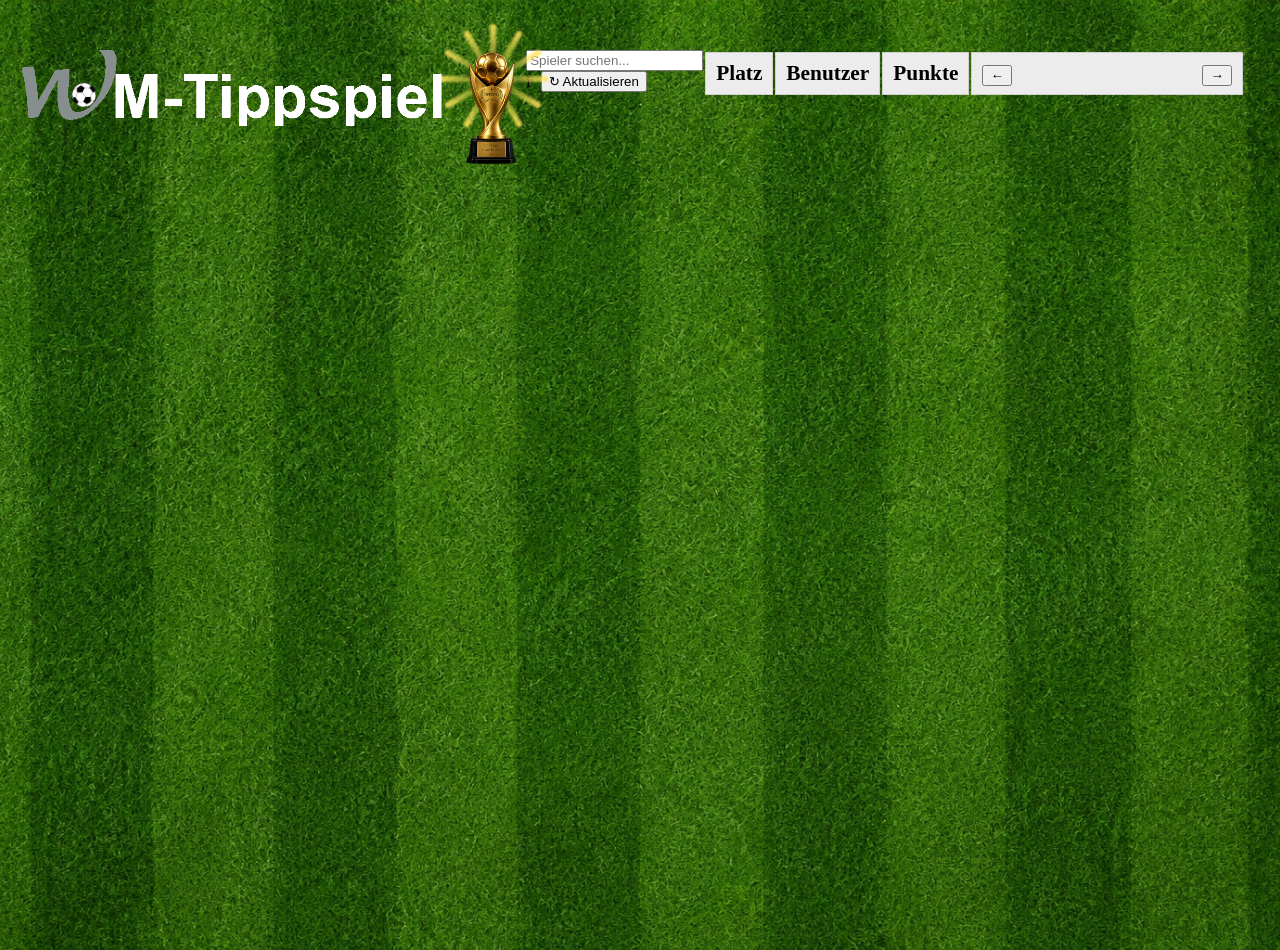
<file: FinalWebsiteV2-test.html>
<!DOCTYPE html>
<html lang="de">
<head>
  <meta charset="UTF-8">
  <title>Final</title>

  <style>
   body {
  margin: 0;
  height: 100vh;
  display: flex;
  justify-content: center;
  align-items: flex-start; /* <- nach oben statt Mitte */
  padding-top: 50px;       /* Abstand nach oben */
  background-image: url("rasen chatgpt.png");
  background-size: cover;
  background-position: center;
  background-repeat: no-repeat;
  overflow: hidden;
}

    #logo-container {
      position: relative;
      display: inline-block;
    }

    #logo {
      width: 510px;
      height: auto;
    }

    #ball-wrapper {
  position: absolute;
  left: 13.3%;
  top: 39%;
  transform: translate(-50%, -50%);
  animation: flug 1.5s ease-out forwards;
  z-index: 10;
}

    #ball {
      width: 24px;
      height: 24px;
      animation: spin 15s linear infinite;
    }


#sonne{
    position:absolute;

    /* Position hinter dem Pokalkopf */
    right: 1px;
    top:6px;

    width:65px;
    height:45px;

    transform-origin:center;
    animation:drehen 20s linear infinite;

    z-index:0;
}

#logo{
    position:relative;
    z-index:2;
}

.strahl{
    position:absolute;

    left:50%;
    top:50%;

    width:6px;
    height:55px;

    background:linear-gradient(
        to top,
        rgba(255,210,0,0),
        rgba(255,230,90,.9)
    );

    border-radius:10px;

    transform:
        translate(-50%,-100%)
        rotate(calc(var(--i) * 30deg));

    transform-origin:center bottom;

    filter:blur(1px);
}

@keyframes drehen{
    from{
        transform:rotate(0deg);
    }
    to{
        transform:rotate(360deg);
    }
}

    @keyframes spin {
      from { transform: rotate(0deg); }
      to { transform: rotate(360deg); }
    }

    @keyframes flug {
  from {
    transform:
      translate(-50%, -50%)
      translate(430px, 400px)
      scale(4);      /* Start: 4-mal so groß */
  }

  to {
    transform:
      translate(-50%, -50%)
      translate(0, 0)
      scale(1);      /* Endgröße = aktuelle Größe (26px) */
  }
}




#profil_button:hover {
    background-color: #0052a3;
}

#logout_button {
    padding: 8px 14px;
    border: none;
    border-radius: 6px;
    background-color: #e60000;
    color: white;
    cursor: pointer;
}

#logout_button:hover {
    background-color: #b30000;
}





th,
td {
    border: 1px solid #cfcfcf;
    padding: 8px 10px;
    text-align: center;
    font-size: 16pt;
    font-weight: 700;
    height: 42px;
    box-sizing: border-box;
    background: white;
}

thead th {
    background: #ececec;
    font-size: 16pt;
    font-weight: 800;
}

.eigene-zeile {
    background-color: #ffe34d !important;
    font-weight: 900;
}

.eigene-zeile td {
    background-color: #ffe34d !important;
}

#spielT {
    display: inline-block;
    min-width: 180px;
    white-space: pre-line;
    line-height: 1.2;
    font-size: 14px;
}

.scroll-wrapper {
    max-height: 380px;
    overflow-y: auto;
    overflow-x: hidden;

    scrollbar-gutter: stable;

    background: white;
    border-radius: 0 0 10px 10px;
}

#fixedTable {
    border-bottom: none;
}

#fixedTable tr:last-child td {
    border-bottom: none;
}

#restTable tr:first-child td {
    border-top: 1px solid #ccc;
}

@media (max-width: 768px) {

    th,
    td {
        font-size: 13pt;
        padding: 6px 4px;
        height: 38px;
    }

    thead th {
        font-size: 13pt;
    }

    #spielT {
        font-size: 13pt;
        font-weight: bold;
    }

    #suche {
    width: 180px;
    margin-left: 60px;
    font-size: 14px;
}

#rangliste_tools{
    gap:8px;
}

}


  </style>
</head>

<body>

  <div id="logo-container">

    <div id="sonne">
      <div class="strahl" style="--i:0"></div>
      <div class="strahl" style="--i:1"></div>
      <div class="strahl" style="--i:2"></div>
      <div class="strahl" style="--i:3"></div>
      <div class="strahl" style="--i:4"></div>
      <div class="strahl" style="--i:5"></div>
      <div class="strahl" style="--i:6"></div>
      <div class="strahl" style="--i:7"></div>
      <div class="strahl" style="--i:8"></div>
      <div class="strahl" style="--i:9"></div>
      <div class="strahl" style="--i:10"></div>
      <div class="strahl" style="--i:11"></div>
    </div>

    <img id="logo" src="logo mit pokal.png" alt="Logo">

    <span id="ball-wrapper">
      <img id="ball" src="fussball_ohne_schatten.png" alt="Ball">
    </span>

  </div>




  <div id="anzeige"></div> 

 <!-- Suchfeld, Aktualisier Button und Info Kästchen für Punkte Berechnung -->

<div id="rangliste_tools">

    <input type="text" id="suche" placeholder="Spieler suchen...">

    <div style="display:flex; align-items:center; gap:10px;">

        <div class="punkte-info-badge" id="punkte_info">
            <span class="info-icon-blue">i</span>
        </div>

        <button id="refreshButton">
            ↻ Aktualisieren
        </button>

    </div>

</div>

<div id="ausgabe"></div>

    <!-- Fester oberer Bereich -->
<div class="table-shell">
    <table class="rangliste-table" id="fixedTable">
        <colgroup>
            <col class="col-platz">
            <col class="col-user">
            <col class="col-punkte">
            <col class="col-tipp">
        </colgroup>

        <thead>
            <tr>
                <th>Platz</th>
                <th>Benutzer</th>
                <th>Punkte</th>
                <th>
                    <button id="zurueck">&larr;</button>
                    <span id="spielT"></span>
                    <button id="weiter">&rarr;</button>
                </th>
            </tr>
        </thead>

        <tbody id="top5Body"></tbody>
        <tbody id="ichBody"></tbody>
    </table>
</div>

<!-- Scrollbarer Restbereich -->
<div class="scroll-wrapper">
    <table class="rangliste-table" id="restTable">
        <colgroup>
            <col class="col-platz">
            <col class="col-user">
            <col class="col-punkte">
            <col class="col-tipp-rest">
        </colgroup>

        <tbody id="restBody"></tbody>
    </table>
</div>

    <script type="module">

     //---------------------------------------------------------------------
    //Supabase Verbindung (nicht ändern!!)
    //----------------------------------------------------------------------
    import { createClient } from "https://esm.sh/@supabase/supabase-js@2";

    const supabaseUrl = "https://kmhwwdsuzphkpfupkynf.supabase.co";
    const supabaseKey = "sb_publishable_7ih4VSPUkXVfHkBa7lrDCA_mO_d0pW1";

    const supabase = createClient(supabaseUrl, supabaseKey);

    
    let points_for_l1_prediction = 4;
    let points_for_l2_prediction = 3;
    let points_for_l3_prediction = 2;
    let points_for_draw_prediction = 2;
    let aktuellesSpiel = 0;
    let rangliste = [];
    let zeileT = [];
    let spiele = [];
    let users = [];
    let tipps = [];
    let spielLadeId = 0;



    await informationLaden();
    
    async function informationLaden()
    {
        const { data: spiele1, error:  errorspiele} = await supabase.from("spiele").select("*").order("id", {ascending: true});
            if(errorspiele)
            {
            document.getElementById("ausgabe").innerText=errorspiele.message;
            }
    
        const { data: users1, error: errorusers} = await supabase.from("users").select("*");
            if(errorusers)
            {
                document.getElementById("ausgabe").innerText=errorusers.message;
            }
        const { data: tipps1, error: errortipps } = await supabase.from("tipps").select("*");
            if (errortipps) 
            {
                document.getElementById("ausgabe").innerText = errortipps.message;
            }
    
        spiele = spiele1;
        users = users1;
        tipps = tipps1;
    }



        async function ranglisteEintragen() {
        rangliste = [];

        for (let i = 0; i < users.length; i++) {
            let gesamtPunkte = await gesPunkteBerechnen(users[i].user_ID);

            rangliste.push({
                user_ID: users[i].user_ID,
                username: users[i].username,
                punkte: gesamtPunkte
            });
        }

        rangliste.sort((a, b) => b.punkte - a.punkte);

        let rang = 1;
        let letzterPunktestand = null;

        for (let i = 0; i < rangliste.length; i++) {
            if (letzterPunktestand !== null && rangliste[i].punkte < letzterPunktestand) {
                rang = i + 1;
            }
            rangliste[i].rang = rang;
            letzterPunktestand = rangliste[i].punkte;
        }
    }

    function formatPlatz(rang) {
        if (rang === 1) return "🥇 1";
        if (rang === 2) return "🥈 2";
        if (rang === 3) return "🥉 3";
        return `${rang}`;
    }


    // DOC 2: getTippTextForUser fetches fresh from Supabase instead of using cached tipps
    async function getTippTextForUser(userId, spielId) {
        
        if(spiele[spielId]["Spiel_fertig?"])
        {
            const tippDesUsers = tipps.filter(tipp => tipp.spiel_ID === spielId).filter(tipp => tipp.tipper_ID === userId);
    
        if (!tippDesUsers || tippDesUsers.length === 0) {
            return "- : -<sup>0</sup>";
        }
    
        const tipp = tippDesUsers[0];
        const punkte = await punkteBerechnen(spielId, tipp.tore_team_a, tipp.tore_team_b);
    
        return `${tipp.tore_team_a} : ${tipp.tore_team_b}<sup>${punkte}</sup>`;
        }
        else
        {
            return "- : -"
        }
        
    }


    async function renderNormaleAnsicht() {
        const top5Body = document.getElementById("top5Body");
        const ichBody = document.getElementById("ichBody");
        const restBody = document.getElementById("restBody");

        top5Body.innerHTML = "";
        ichBody.innerHTML = "";
        restBody.innerHTML = "";

        if (spiele[aktuellesSpiel]["Spiel_fertig?"]) {
            document.getElementById("spielT").innerText =
                spiele[aktuellesSpiel].team_a + " - " + spiele[aktuellesSpiel].team_b +
                "\n" + spiele[aktuellesSpiel].tore_team_a + " : " + spiele[aktuellesSpiel].tore_team_b;
        } else {
            document.getElementById("spielT").innerText =
                spiele[aktuellesSpiel].team_a + " - " + spiele[aktuellesSpiel].team_b +
                "\n" + "- : -";
        }

        const eigenerEintrag = rangliste.find(e => e.user_ID === currentUserId);
        const top5 = rangliste.slice(0, 5);

        for (const eintrag of top5) {
            const istIch = eintrag.user_ID === currentUserId;
            await renderZeile(top5Body, eintrag, aktuellesSpiel, istIch);
        }

        if (eigenerEintrag && !top5.some(e => e.user_ID === currentUserId)) {
            await renderZeile(ichBody, eigenerEintrag, aktuellesSpiel, true);
        }

        const rest = rangliste.filter(e =>
            !top5.some(t => t.user_ID === e.user_ID) &&
            e.user_ID !== currentUserId
        );

        for (const eintrag of rest) {
            await renderZeile(restBody, eintrag, aktuellesSpiel, false);
        }
    }

    async function ranglisteAktualisieren() {
        document.getElementById("refreshButton").disabled = true;
        document.getElementById("refreshButton").innerHTML = "⟳ Aktualisiere...";

        document.getElementById("top5Body").innerHTML = "";
        document.getElementById("ichBody").innerHTML = "";
        document.getElementById("restBody").innerHTML = "";

        await new Promise(resolve => setTimeout(resolve, 300));

        await informationLaden();

        await ranglisteEintragen();

        const suchtext = document.getElementById("suche").value.trim();

        if (suchtext === "") {
            await renderNormaleAnsicht();
        } else {
            await spielerSuchen();
        }
        
        document.getElementById("refreshButton").innerHTML = "↻ Aktualisieren";
        document.getElementById("refreshButton").disabled = false;
    }

  async function renderZeile(tbody, eintrag, spielId, istEigeneZeile = false)
    {
    const row = tbody.insertRow();



        if (istEigeneZeile) {
            row.classList.add("eigene-zeile");
        }

        row.insertCell().innerText = formatPlatz(eintrag.rang);
        row.insertCell().innerText = istEigeneZeile ? "Ich" : eintrag.username;
        row.insertCell().innerText = eintrag.punkte;

        const tippCell = row.insertCell();
        tippCell.innerHTML = await getTippTextForUser(eintrag.user_ID, spielId);
    }






    async function punkteBerechnen(spielID, tippA, tippB)
    {
        if (spiele[spielID]["Spiel_fertig?"]) {
            const spiel = spiele.find(s => s.id === spielID);
            if (!spiel) return 0;

            let temp1 = spiel.tore_team_a - spiel.tore_team_b;
            let temp2 = tippA - tippB;

            if (temp1 == temp2 && tippA == spiel.tore_team_a) {
                return points_for_l1_prediction;
            } else if (temp1 == temp2 && temp1 != 0) {
                return points_for_l2_prediction;
            } else if (temp1 == temp2 && temp1 == 0) {
                return points_for_draw_prediction;
            } else if (Math.sign(temp1) == Math.sign(temp2)) {
                return points_for_l3_prediction;
            } else {
                return 0;
            }
        } else {
            return 0;
        }
    }

    async function gesPunkteBerechnenZwischenErgebnis(tipper_ID)
    {
        const tippsDesUsers = tipps.filter(tipp => tipp.tipper_ID === tipper_ID);

        let answer = 0;

        for (let i = 0; i < tippsDesUsers.length; i++) {
            const spiel = spiele.find(s => s.id === tippsDesUsers[i].spiel_ID);
            if (!spiel) continue;

            if (spiel.tore_team_a == null || spiel.tore_team_b == null) {
                continue;
            }

            answer += await punkteBerechnen(
                tippsDesUsers[i].spiel_ID,
                tippsDesUsers[i].tore_team_a,
                tippsDesUsers[i].tore_team_b
            );
        }

        return answer;
    }


    async function gesPunkteBerechnen(tipper_ID)
    {
      answer = gesPunkteBerechnenZwischenErgebnis(tipper_ID);

      


      return answer;
    }



        async function spielRechts(w) {
        if (w && aktuellesSpiel != spiele.length - 1) {
            aktuellesSpiel += 1;
        } else if (!w && aktuellesSpiel != 0) {
            aktuellesSpiel -= 1;
        } else if (w && aktuellesSpiel == spiele.length - 1) {
            aktuellesSpiel = 0;
        } else {
            aktuellesSpiel = spiele.length - 1;
        }

        const suchtext = document.getElementById("suche").value.trim();
        if (suchtext === "") {
            await renderNormaleAnsicht();
        } else {
            await spielerSuchen();
        }
    }


    async function spielerSuchen() {
        const suchtext = document.getElementById("suche").value.trim().toLowerCase();

        const top5Body = document.getElementById("top5Body");
        const ichBody = document.getElementById("ichBody");
        const restBody = document.getElementById("restBody");

        top5Body.innerHTML = "";
        ichBody.innerHTML = "";
        restBody.innerHTML = "";

        if (suchtext === "") {
            await renderNormaleAnsicht();
            return;
        }

        document.getElementById("spielT").innerText =
            spiele[aktuellesSpiel].team_a + " - " + spiele[aktuellesSpiel].team_b +
            "\n" + spiele[aktuellesSpiel].tore_team_a + " : " + spiele[aktuellesSpiel].tore_team_b;

        const eigenerEintrag = rangliste.find(e => e.user_ID === currentUserId);

        if (eigenerEintrag) {
            await renderZeile(ichBody, eigenerEintrag, aktuellesSpiel, true);
        }

        const treffer = rangliste.filter(e =>
            e.user_ID !== currentUserId &&
            e.username.toLowerCase().includes(suchtext)
        );

        for (const eintrag of treffer) {
            await renderZeile(restBody, eintrag, aktuellesSpiel, false);
        }

    }

    // DOC 2: auto-set aktuellesSpiel to last finished game on init
    async function aktuellesSpiel_Laden() {
        for (let i = 0; i < spiele.length; i++) {
            if (spiele[i]["Spiel_fertig?"]) {
                aktuellesSpiel = i;
            }
        }
    }

    




    // Initialisierung
    await checkAuthAndInit();
    await aktuellesSpiel_Laden(); // DOC 2: added before spieleListeLaden
    await spieleListeLaden();
    await ranglisteEintragen();
    await renderNormaleAnsicht();

    // Event-Listener Gruppe 1 
    document.getElementById("tippSpeichern").addEventListener("click", speichern);
    document.getElementById("spiel_select").addEventListener("change", spielLaden);
    document.getElementById("btn_prev").addEventListener("click", () => spielWechseln(-1));
    document.getElementById("btn_next").addEventListener("click", () => spielWechseln(1));
   
    // Event-Listener Gruppe 3
    document.getElementById("suche").addEventListener("input", spielerSuchen);
    document.getElementById("refreshButton").addEventListener("click", ranglisteAktualisieren);
    document.getElementById("weiter").addEventListener("click", async function() {
        await spielRechts(true);
    });
    document.getElementById("zurueck").addEventListener("click", async function() {
        await spielRechts(false);
    });
    document.getElementById("punkte_info").addEventListener("click", (e) => {
        e.stopPropagation();
        e.currentTarget.classList.toggle("active");
    });
    
    // Allgemeine Event-Listener
    window.addEventListener("click", (e) => {
        const badge = document.getElementById("info_badge_tips");
        const badge2 = document.getElementById("punkte_info");

        if (badge && !e.target.closest("#info_badge_tips")) {
            badge.classList.remove("active");
        }

        if (badge2 && !e.target.closest("#punkte_info")) {
            badge2.classList.remove("active");
        }

        const err = document.getElementById("limit-error");
        if (err) err.classList.remove("active");
    });




  </script>


</body>
</html>
</file>
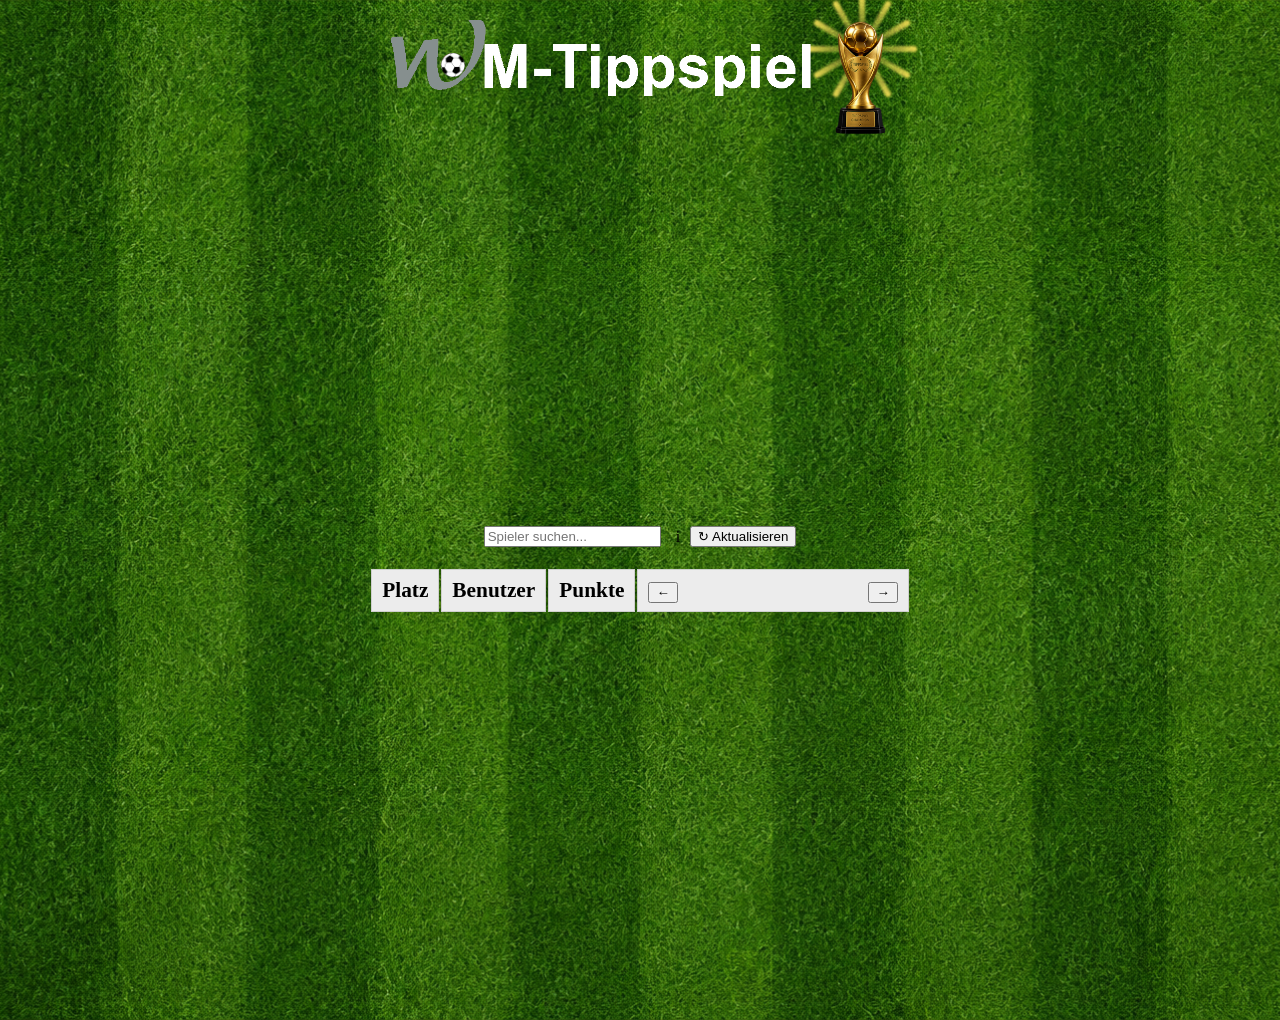
<file: FinalWebsiteV2.html>
<!DOCTYPE html>
<html lang="de">
<head>
  <meta charset="UTF-8">
  <title>Final</title>

  <style>
   body {
    margin: 0;
    min-height: 100vh;

    display: flex;
    flex-direction: column;
    align-items: center;
    justify-content: center;   /* WICHTIG: vertikal zentrieren */

    padding-top: 120px;            /* entfernen, sonst verschiebt es wieder */

    background-image: url("rasen chatgpt.png");
    background-size: cover;
    background-position: center;
    background-repeat: no-repeat;

    overflow-x: hidden;
}


    #logo {
      width: 510px;
      height: auto;
    }

    #ball-wrapper {
  position: absolute;
  left: 13.3%;
  top: 39%;
  transform: translate(-50%, -50%);
  animation: flug 1.5s ease-out forwards;
  z-index: 10;
}

    #ball {
      width: 24px;
      height: 24px;
      animation: spin 15s linear infinite;
    }


#sonne{
    position:absolute;

    /* Position hinter dem Pokalkopf */
    right: 1px;
    top:6px;

    width:65px;
    height:45px;

    transform-origin:center;
    animation:drehen 20s linear infinite;

    z-index:0;
}

#logo{
    position:relative;
    z-index:2;
}

.strahl{
    position:absolute;

    left:50%;
    top:50%;

    width:6px;
    height:55px;

    background:linear-gradient(
        to top,
        rgba(255,210,0,0),
        rgba(255,230,90,.9)
    );

    border-radius:10px;

    transform:
        translate(-50%,-100%)
        rotate(calc(var(--i) * 30deg));

    transform-origin:center bottom;

    filter:blur(1px);
}

#logo-container {
    position: absolute;
    top: 20px;
    left: 50%;
    transform: translateX(-50%);
}

#rangliste_tools {
    display: flex;
    align-items: center;
    gap: 15px;
    margin-bottom: 20px;
}

.table-shell {
    width: 90%;
    max-width: 1100px;

    display: flex;
    flex-direction: column;
    align-items: center;
}

#spielT {
    display: inline-block;
    text-align: center;
}

th:last-child {
    text-align: center;
}



@keyframes drehen{
    from{
        transform:rotate(0deg);
    }
    to{
        transform:rotate(360deg);
    }
}

    @keyframes spin {
      from { transform: rotate(0deg); }
      to { transform: rotate(360deg); }
    }

    @keyframes flug {
  from {
    transform:
      translate(-50%, -50%)
      translate(430px, 400px)
      scale(4);      /* Start: 4-mal so groß */
  }

  to {
    transform:
      translate(-50%, -50%)
      translate(0, 0)
      scale(1);      /* Endgröße = aktuelle Größe (26px) */
  }
}




#profil_button:hover {
    background-color: #0052a3;
}

#logout_button {
    padding: 8px 14px;
    border: none;
    border-radius: 6px;
    background-color: #e60000;
    color: white;
    cursor: pointer;
}

#logout_button:hover {
    background-color: #b30000;
}





th,
td {
    border: 1px solid #cfcfcf;
    padding: 8px 10px;
    text-align: center;
    font-size: 16pt;
    font-weight: 700;
    height: 42px;
    box-sizing: border-box;
    background: white;
}

thead th {
    background: #ececec;
    font-size: 16pt;
    font-weight: 800;
}

.eigene-zeile {
    background-color: #ffe34d !important;
    font-weight: 900;
}

.eigene-zeile td {
    background-color: #ffe34d !important;
}

#spielT {
    display: inline-block;
    min-width: 180px;
    white-space: pre-line;
    line-height: 1.2;
    font-size: 14px;
}

.scroll-wrapper {
    max-height: 380px;
    overflow-y: auto;
    overflow-x: hidden;

    scrollbar-gutter: stable;

    background: white;
    border-radius: 0 0 10px 10px;
}

#fixedTable {
    border-bottom: none;
}

#fixedTable tr:last-child td {
    border-bottom: none;
}

#restTable tr:first-child td {
    border-top: 1px solid #ccc;
}

@media (max-width: 768px) {

    th,
    td {
        font-size: 13pt;
        padding: 6px 4px;
        height: 38px;
    }

    thead th {
        font-size: 13pt;
    }

    #spielT {
        font-size: 13pt;
        font-weight: bold;
    }

    #suche {
    width: 180px;
    margin-left: 60px;
    font-size: 14px;
}

#rangliste_tools{
    gap:8px;
}

}


  </style>
</head>

<body>

  <div id="logo-container">

    <div id="sonne">
      <div class="strahl" style="--i:0"></div>
      <div class="strahl" style="--i:1"></div>
      <div class="strahl" style="--i:2"></div>
      <div class="strahl" style="--i:3"></div>
      <div class="strahl" style="--i:4"></div>
      <div class="strahl" style="--i:5"></div>
      <div class="strahl" style="--i:6"></div>
      <div class="strahl" style="--i:7"></div>
      <div class="strahl" style="--i:8"></div>
      <div class="strahl" style="--i:9"></div>
      <div class="strahl" style="--i:10"></div>
      <div class="strahl" style="--i:11"></div>
    </div>

    <img id="logo" src="logo mit pokal.png" alt="Logo">

    <span id="ball-wrapper">
      <img id="ball" src="fussball_ohne_schatten.png" alt="Ball">
    </span>

  </div>




  <div id="anzeige"></div> 

 <!-- Suchfeld, Aktualisier Button und Info Kästchen für Punkte Berechnung -->

<div id="rangliste_tools">

    <input type="text" id="suche" placeholder="Spieler suchen...">

    <div style="display:flex; align-items:center; gap:10px;">

        <div class="punkte-info-badge" id="punkte_info">
            <span class="info-icon-blue">i</span>
        </div>

        <button id="refreshButton">
            ↻ Aktualisieren
        </button>

    </div>

</div>

<div id="ausgabe"></div>

    <!-- Fester oberer Bereich -->
<div class="table-shell">
    <table class="rangliste-table" id="fixedTable">
        <colgroup>
            <col class="col-platz">
            <col class="col-user">
            <col class="col-punkte">
            <col class="col-tipp">
        </colgroup>

        <thead>
            <tr>
                <th>Platz</th>
                <th>Benutzer</th>
                <th>Punkte</th>
                <th>
                    <button id="zurueck">&larr;</button>
                    <span id="spielT"></span>
                    <button id="weiter">&rarr;</button>
                </th>
            </tr>
        </thead>

        <tbody id="top5Body"></tbody>
        <tbody id="ichBody"></tbody>
    </table>
</div>

<!-- Scrollbarer Restbereich -->
<div class="scroll-wrapper">
    <table class="rangliste-table" id="restTable">
        <colgroup>
            <col class="col-platz">
            <col class="col-user">
            <col class="col-punkte">
            <col class="col-tipp-rest">
        </colgroup>

        <tbody id="restBody"></tbody>
    </table>
</div>

    <script type="module">

     //---------------------------------------------------------------------
    //Supabase Verbindung (nicht ändern!!)
    //----------------------------------------------------------------------
    import { createClient } from "https://esm.sh/@supabase/supabase-js@2";

    const supabaseUrl = "https://kmhwwdsuzphkpfupkynf.supabase.co";
    const supabaseKey = "sb_publishable_7ih4VSPUkXVfHkBa7lrDCA_mO_d0pW1";

    const supabase = createClient(supabaseUrl, supabaseKey);

    
    let points_for_l1_prediction = 4;
    let points_for_l2_prediction = 3;
    let points_for_l3_prediction = 2;
    let points_for_draw_prediction = 2;
    let aktuellesSpiel = 0;
    let rangliste = [];
    let zeileT = [];
    let spiele = [];
    let users = [];
    let tipps = [];
    let spielLadeId = 0;



    await informationLaden();
    
    async function informationLaden()
    {
        const { data: spiele1, error:  errorspiele} = await supabase.from("spiele").select("*").order("id", {ascending: true});
            if(errorspiele)
            {
            document.getElementById("ausgabe").innerText=errorspiele.message;
            }
    
        const { data: users1, error: errorusers} = await supabase.from("users").select("*");
            if(errorusers)
            {
                document.getElementById("ausgabe").innerText=errorusers.message;
            }
        const { data: tipps1, error: errortipps } = await supabase.from("tipps").select("*");
            if (errortipps) 
            {
                document.getElementById("ausgabe").innerText = errortipps.message;
            }
    
        spiele = spiele1;
        users = users1;
        tipps = tipps1;
    }



        async function ranglisteEintragen() {
        rangliste = [];

        for (let i = 0; i < users.length; i++) {
            let gesamtPunkte = await gesPunkteBerechnen(users[i].user_ID);

            rangliste.push({
                user_ID: users[i].user_ID,
                username: users[i].username,
                punkte: gesamtPunkte
            });
        }

        rangliste.sort((a, b) => b.punkte - a.punkte);

        let rang = 1;
        let letzterPunktestand = null;

        for (let i = 0; i < rangliste.length; i++) {
            if (letzterPunktestand !== null && rangliste[i].punkte < letzterPunktestand) {
                rang = i + 1;
            }
            rangliste[i].rang = rang;
            letzterPunktestand = rangliste[i].punkte;
        }
    }

    function formatPlatz(rang) {
        if (rang === 1) return "🥇 1";
        if (rang === 2) return "🥈 2";
        if (rang === 3) return "🥉 3";
        return `${rang}`;
    }


    // DOC 2: getTippTextForUser fetches fresh from Supabase instead of using cached tipps
    async function getTippTextForUser(userId, spielId) {
        
        if(spiele[spielId]["Spiel_fertig?"])
        {
            const tippDesUsers = tipps.filter(tipp => tipp.spiel_ID === spielId).filter(tipp => tipp.tipper_ID === userId);
    
        if (!tippDesUsers || tippDesUsers.length === 0) {
            return "- : -<sup>0</sup>";
        }
    
        const tipp = tippDesUsers[0];
        const punkte = await punkteBerechnen(spielId, tipp.tore_team_a, tipp.tore_team_b);
    
        return `${tipp.tore_team_a} : ${tipp.tore_team_b}<sup>${punkte}</sup>`;
        }
        else
        {
            return "- : -"
        }
        
    }


    async function renderNormaleAnsicht() {
        const top5Body = document.getElementById("top5Body");
        const ichBody = document.getElementById("ichBody");
        const restBody = document.getElementById("restBody");

        top5Body.innerHTML = "";
        ichBody.innerHTML = "";
        restBody.innerHTML = "";

        if (spiele[aktuellesSpiel]["Spiel_fertig?"]) {
            document.getElementById("spielT").innerText =
                spiele[aktuellesSpiel].team_a + " - " + spiele[aktuellesSpiel].team_b +
                "\n" + spiele[aktuellesSpiel].tore_team_a + " : " + spiele[aktuellesSpiel].tore_team_b;
        } else {
            document.getElementById("spielT").innerText =
                spiele[aktuellesSpiel].team_a + " - " + spiele[aktuellesSpiel].team_b +
                "\n" + "- : -";
        }

        const eigenerEintrag = rangliste.find(e => e.user_ID === currentUserId);
        const top5 = rangliste.slice(0, 5);

        for (const eintrag of top5) {
            const istIch = eintrag.user_ID === currentUserId;
            await renderZeile(top5Body, eintrag, aktuellesSpiel, istIch);
        }

        if (eigenerEintrag && !top5.some(e => e.user_ID === currentUserId)) {
            await renderZeile(ichBody, eigenerEintrag, aktuellesSpiel, true);
        }

        const rest = rangliste.filter(e =>
            !top5.some(t => t.user_ID === e.user_ID) &&
            e.user_ID !== currentUserId
        );

        for (const eintrag of rest) {
            await renderZeile(restBody, eintrag, aktuellesSpiel, false);
        }
    }

    async function ranglisteAktualisieren() {
        document.getElementById("refreshButton").disabled = true;
        document.getElementById("refreshButton").innerHTML = "⟳ Aktualisiere...";

        document.getElementById("top5Body").innerHTML = "";
        document.getElementById("ichBody").innerHTML = "";
        document.getElementById("restBody").innerHTML = "";

        await new Promise(resolve => setTimeout(resolve, 300));

        await informationLaden();

        await ranglisteEintragen();

        const suchtext = document.getElementById("suche").value.trim();

        if (suchtext === "") {
            await renderNormaleAnsicht();
        } else {
            await spielerSuchen();
        }
        
        document.getElementById("refreshButton").innerHTML = "↻ Aktualisieren";
        document.getElementById("refreshButton").disabled = false;
    }

  async function renderZeile(tbody, eintrag, spielId, istEigeneZeile = false)
    {
    const row = tbody.insertRow();



        if (istEigeneZeile) {
            row.classList.add("eigene-zeile");
        }

        row.insertCell().innerText = formatPlatz(eintrag.rang);
        row.insertCell().innerText = istEigeneZeile ? "Ich" : eintrag.username;
        row.insertCell().innerText = eintrag.punkte;

        const tippCell = row.insertCell();
        tippCell.innerHTML = await getTippTextForUser(eintrag.user_ID, spielId);
    }






    async function punkteBerechnen(spielID, tippA, tippB)
    {
        if (spiele[spielID]["Spiel_fertig?"]) {
            const spiel = spiele.find(s => s.id === spielID);
            if (!spiel) return 0;

            let temp1 = spiel.tore_team_a - spiel.tore_team_b;
            let temp2 = tippA - tippB;

            if (temp1 == temp2 && tippA == spiel.tore_team_a) {
                return points_for_l1_prediction;
            } else if (temp1 == temp2 && temp1 != 0) {
                return points_for_l2_prediction;
            } else if (temp1 == temp2 && temp1 == 0) {
                return points_for_draw_prediction;
            } else if (Math.sign(temp1) == Math.sign(temp2)) {
                return points_for_l3_prediction;
            } else {
                return 0;
            }
        } else {
            return 0;
        }
    }

    async function gesPunkteBerechnenZwischenErgebnis(tipper_ID)
    {
        const tippsDesUsers = tipps.filter(tipp => tipp.tipper_ID === tipper_ID);

        let answer = 0;

        for (let i = 0; i < tippsDesUsers.length; i++) {
            const spiel = spiele.find(s => s.id === tippsDesUsers[i].spiel_ID);
            if (!spiel) continue;

            if (spiel.tore_team_a == null || spiel.tore_team_b == null) {
                continue;
            }

            answer += await punkteBerechnen(
                tippsDesUsers[i].spiel_ID,
                tippsDesUsers[i].tore_team_a,
                tippsDesUsers[i].tore_team_b
            );
        }

        return answer;
    }


    async function gesPunkteBerechnen(tipper_ID)
    {
      answer = gesPunkteBerechnenZwischenErgebnis(tipper_ID);

      


      return answer;
    }



        async function spielRechts(w) {
        if (w && aktuellesSpiel != spiele.length - 1) {
            aktuellesSpiel += 1;
        } else if (!w && aktuellesSpiel != 0) {
            aktuellesSpiel -= 1;
        } else if (w && aktuellesSpiel == spiele.length - 1) {
            aktuellesSpiel = 0;
        } else {
            aktuellesSpiel = spiele.length - 1;
        }

        const suchtext = document.getElementById("suche").value.trim();
        if (suchtext === "") {
            await renderNormaleAnsicht();
        } else {
            await spielerSuchen();
        }
    }


    async function spielerSuchen() {
        const suchtext = document.getElementById("suche").value.trim().toLowerCase();

        const top5Body = document.getElementById("top5Body");
        const ichBody = document.getElementById("ichBody");
        const restBody = document.getElementById("restBody");

        top5Body.innerHTML = "";
        ichBody.innerHTML = "";
        restBody.innerHTML = "";

        if (suchtext === "") {
            await renderNormaleAnsicht();
            return;
        }

        document.getElementById("spielT").innerText =
            spiele[aktuellesSpiel].team_a + " - " + spiele[aktuellesSpiel].team_b +
            "\n" + spiele[aktuellesSpiel].tore_team_a + " : " + spiele[aktuellesSpiel].tore_team_b;

        const eigenerEintrag = rangliste.find(e => e.user_ID === currentUserId);

        if (eigenerEintrag) {
            await renderZeile(ichBody, eigenerEintrag, aktuellesSpiel, true);
        }

        const treffer = rangliste.filter(e =>
            e.user_ID !== currentUserId &&
            e.username.toLowerCase().includes(suchtext)
        );

        for (const eintrag of treffer) {
            await renderZeile(restBody, eintrag, aktuellesSpiel, false);
        }

    }

    // DOC 2: auto-set aktuellesSpiel to last finished game on init
    async function aktuellesSpiel_Laden() {
        for (let i = 0; i < spiele.length; i++) {
            if (spiele[i]["Spiel_fertig?"]) {
                aktuellesSpiel = i;
            }
        }
    }

    




    // Initialisierung
    await checkAuthAndInit();
    await aktuellesSpiel_Laden(); // DOC 2: added before spieleListeLaden
    await spieleListeLaden();
    await ranglisteEintragen();
    await renderNormaleAnsicht();

    // Event-Listener Gruppe 1 
    document.getElementById("tippSpeichern").addEventListener("click", speichern);
    document.getElementById("spiel_select").addEventListener("change", spielLaden);
    document.getElementById("btn_prev").addEventListener("click", () => spielWechseln(-1));
    document.getElementById("btn_next").addEventListener("click", () => spielWechseln(1));
   
    // Event-Listener Gruppe 3
    document.getElementById("suche").addEventListener("input", spielerSuchen);
    document.getElementById("refreshButton").addEventListener("click", ranglisteAktualisieren);
    document.getElementById("weiter").addEventListener("click", async function() {
        await spielRechts(true);
    });
    document.getElementById("zurueck").addEventListener("click", async function() {
        await spielRechts(false);
    });
    document.getElementById("punkte_info").addEventListener("click", (e) => {
        e.stopPropagation();
        e.currentTarget.classList.toggle("active");
    });
    
    // Allgemeine Event-Listener
    window.addEventListener("click", (e) => {
        const badge = document.getElementById("info_badge_tips");
        const badge2 = document.getElementById("punkte_info");

        if (badge && !e.target.closest("#info_badge_tips")) {
            badge.classList.remove("active");
        }

        if (badge2 && !e.target.closest("#punkte_info")) {
            badge2.classList.remove("active");
        }

        const err = document.getElementById("limit-error");
        if (err) err.classList.remove("active");
    });




  </script>


</body>
</html>
</file>
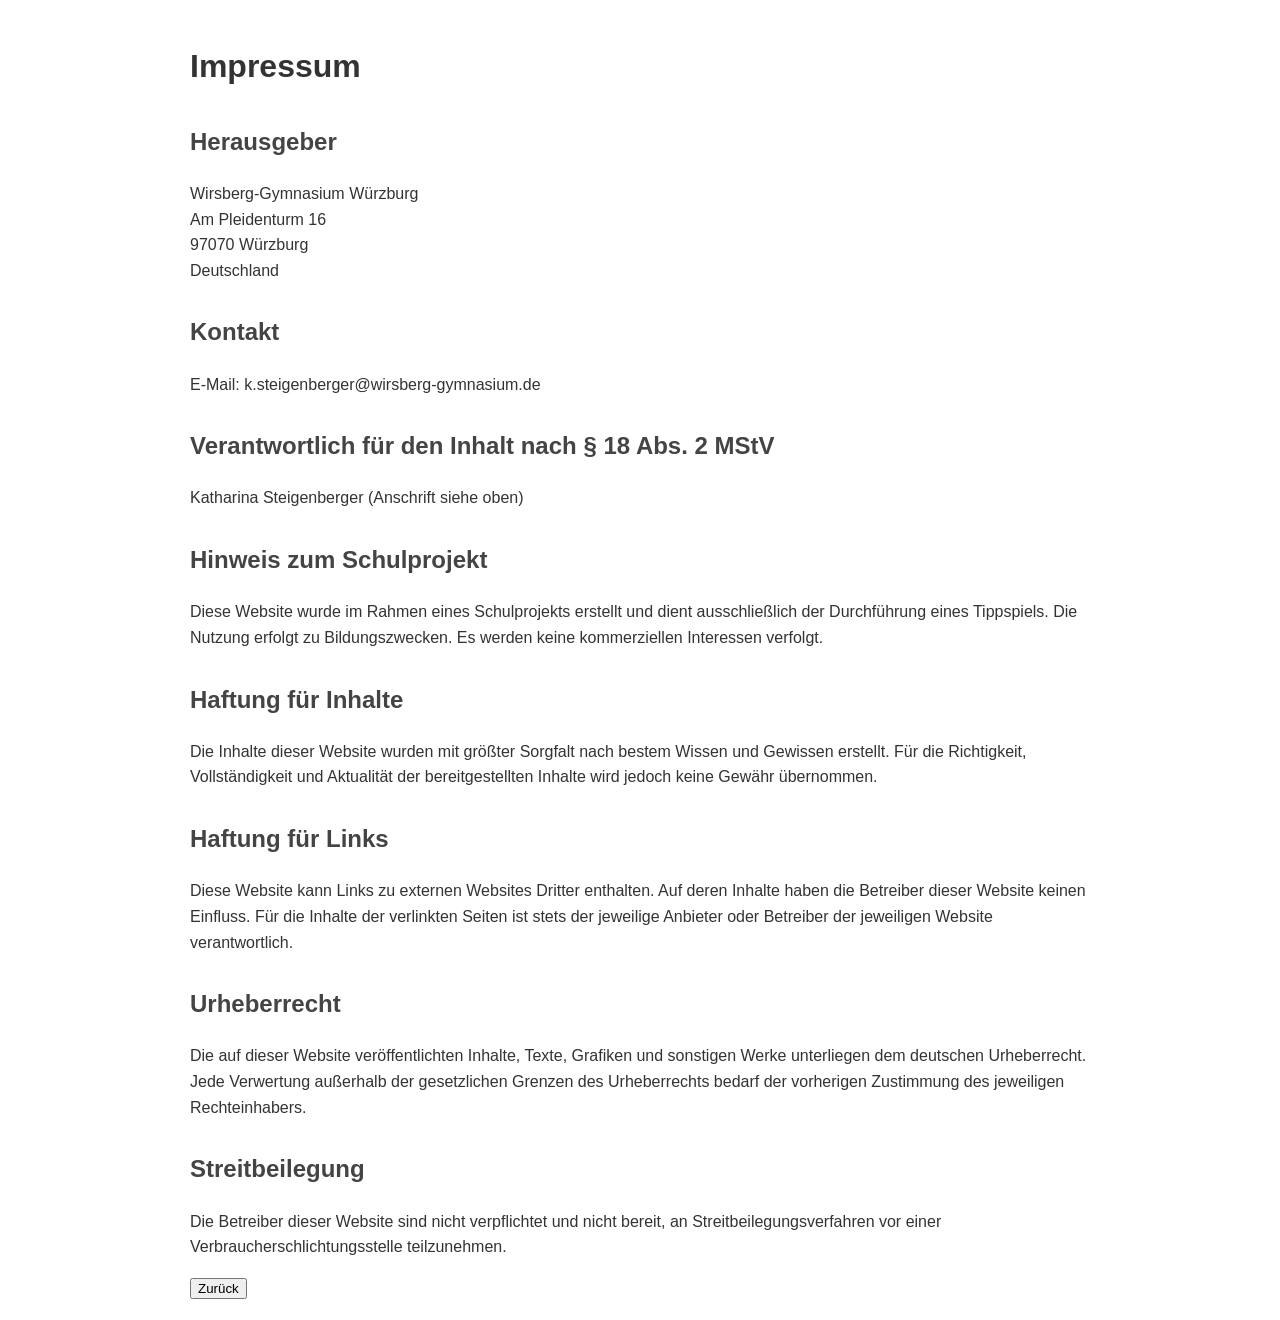
<file: impressum.html>
<!DOCTYPE html>
<html lang="de">
<head>
    <meta charset="UTF-8">
    <meta name="viewport" content="width=device-width, initial-scale=1.0">
    <title>Impressum</title>
    <style>
        body {
            font-family: Arial, sans-serif;
            line-height: 1.6;
            max-width: 900px;
            margin: 0 auto;
            padding: 20px;
            color: #333;
        }

        h1 {
            margin-bottom: 20px;
        }

        h2 {
            margin-top: 30px;
            color: #444;
        }

        p {
            margin-bottom: 15px;
        }

        a {
            color: #0066cc;
            text-decoration: none;
        }

        a:hover {
            text-decoration: underline;
        }
    </style>
</head>
<body>

    <h1>Impressum</h1>

    <h2>Herausgeber</h2>
    <p>
        Wirsberg-Gymnasium Würzburg<br>
        Am Pleidenturm 16<br>
        97070 Würzburg<br>
        Deutschland
    </p>

    <h2>Kontakt</h2>
    <p>
        E-Mail: k.steigenberger@wirsberg-gymnasium.de
    </p>

    <h2>Verantwortlich für den Inhalt nach § 18 Abs. 2 MStV</h2>
    <p>
        Katharina Steigenberger (Anschrift siehe oben)
    </p>

    <h2>Hinweis zum Schulprojekt</h2>
    <p>
        Diese Website wurde im Rahmen eines Schulprojekts erstellt und dient
        ausschließlich der Durchführung eines Tippspiels. Die Nutzung erfolgt
        zu Bildungszwecken. Es werden keine kommerziellen Interessen verfolgt.
    </p>

    <h2>Haftung für Inhalte</h2>
    <p>
        Die Inhalte dieser Website wurden mit größter Sorgfalt nach bestem Wissen und Gewissen erstellt.
        Für die Richtigkeit, Vollständigkeit und Aktualität der bereitgestellten
        Inhalte wird jedoch keine Gewähr übernommen.
    </p>

    <h2>Haftung für Links</h2>
    <p>
        Diese Website kann Links zu externen Websites Dritter enthalten.
        Auf deren Inhalte haben die Betreiber dieser Website keinen Einfluss.
        Für die Inhalte der verlinkten Seiten ist stets der jeweilige Anbieter
        oder Betreiber der jeweiligen Website verantwortlich.
    </p>

    <h2>Urheberrecht</h2>
    <p>
        Die auf dieser Website veröffentlichten Inhalte, Texte, Grafiken und
        sonstigen Werke unterliegen dem deutschen Urheberrecht. Jede Verwertung
        außerhalb der gesetzlichen Grenzen des Urheberrechts bedarf der vorherigen
        Zustimmung des jeweiligen Rechteinhabers.
    </p>

    <h2>Streitbeilegung</h2>
    <p>
        Die Betreiber dieser Website sind nicht verpflichtet und nicht bereit,
        an Streitbeilegungsverfahren vor einer Verbraucherschlichtungsstelle
        teilzunehmen.
    </p>


    <button onclick="history.go(-1)">Zurück</button>
</body>
</html>
</file>
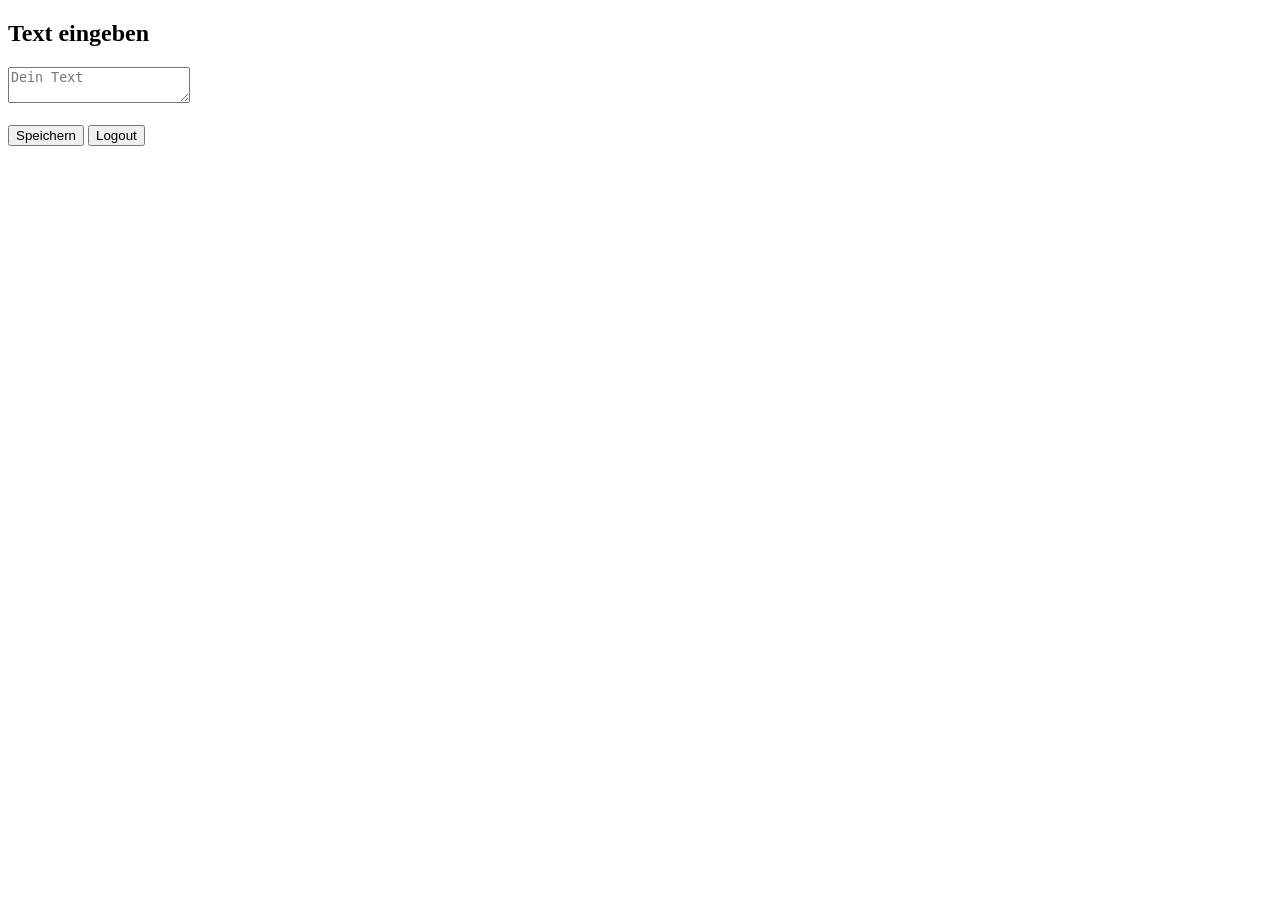
<file: input.html>
<!DOCTYPE html>
<html lang="de">
<head>
  <meta charset="UTF-8" />
  <title>Input Page</title>
</head>
<body>
  <h2>Text eingeben</h2>

  <textarea id="content" placeholder="Dein Text"></textarea>
  <br /><br />

  <button id="Speichern">Speichern</button>
  <button id="Logout">Logout</button>

  <p id="status"></p>

  <script type="module">
    import { createClient } from "https://esm.sh/@supabase/supabase-js@2";

    const supabaseUrl = "https://kmhwwdsuzphkpfupkynf.supabase.co";
    const supabaseKey = "sb_publishable_7ih4VSPUkXVfHkBa7lrDCA_mO_d0pW1";

    const supabase = createClient(supabaseUrl, supabaseKey);

    // check auth
    const { data: { session } } = await supabase.auth.getSession();

    if (!session) {
      window.location.href = "index.html"; // not logged in
    }

    const user = session.user;

    async function saveText() {
      const content = document.getElementById("content").value;

      const { error } = await supabase
        .from("texts")
        .insert([
          {
            content: content,
            user_id: user.id
          }
        ]);

      document.getElementById("status").innerText =
        error ? error.message : "Gespeichert!";
    }

    async function logout() {
      await supabase.auth.signOut();
      window.location.href = "login.html";
    }

    document.getElementById("Speichern").addEventListener("click", saveText);
    document.getElementById("Logout").addEventListener("click", logout);
  </script>
</body>
</html>
</file>
